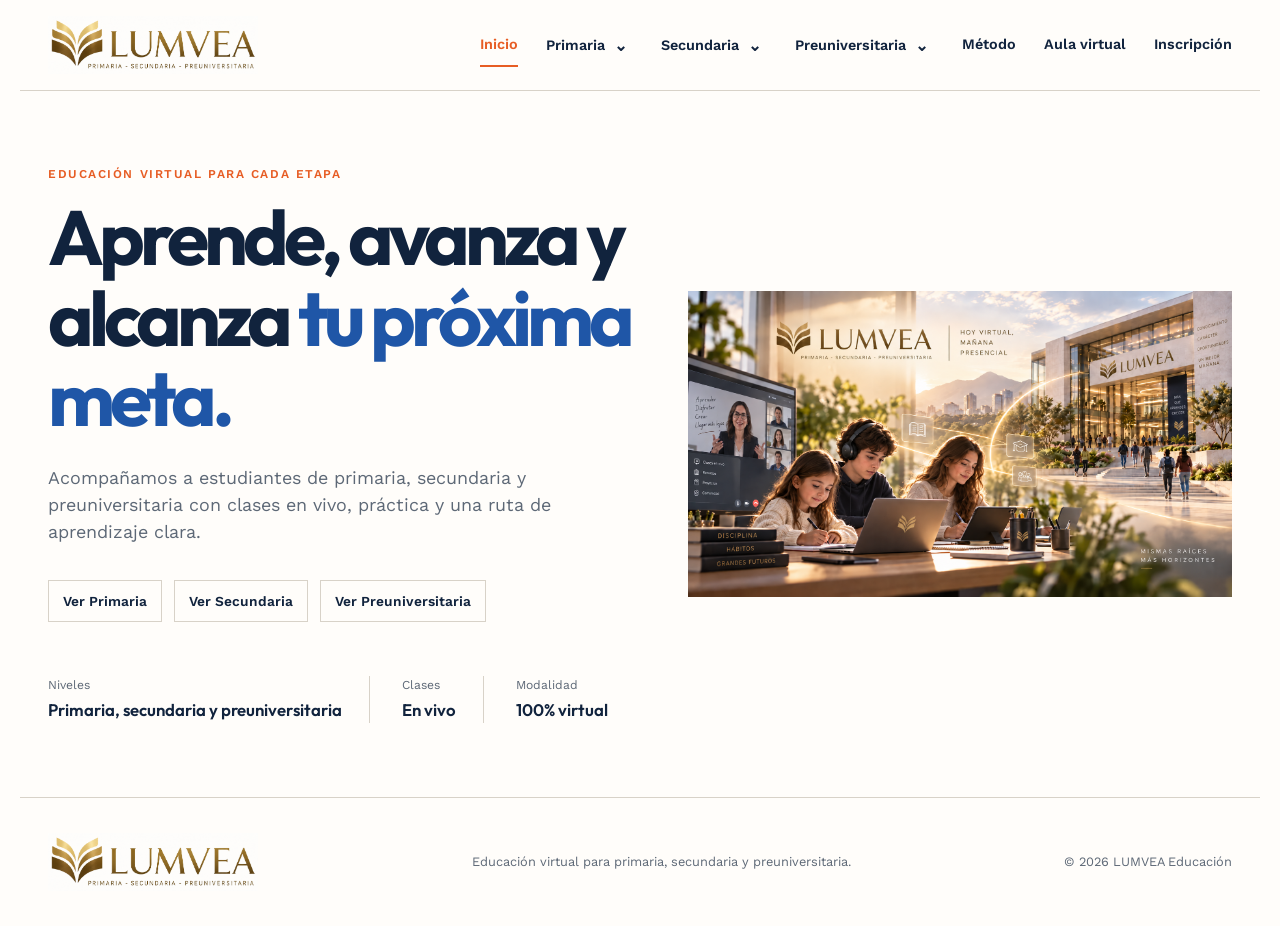
<file: index.html>
<!doctype html>
<html lang="es">
  <head>
    <meta charset="UTF-8" />
    <meta name="viewport" content="width=device-width, initial-scale=1.0" />
    <meta
      name="description"
      content="LUMVEA Educación: preparación preuniversitaria virtual."
    />
    <title>LUMVEA Educación</title>
    <link rel="preconnect" href="https://fonts.googleapis.com" />
    <link rel="preconnect" href="https://fonts.gstatic.com" crossorigin />
    <link
      href="https://fonts.googleapis.com/css2?family=Outfit:wght@400;500;600;700;800&family=Work+Sans:wght@400;500;600&display=swap"
      rel="stylesheet"
    />
    <link rel="stylesheet" href="styles.css" />
  </head>
  <body>
    <a class="skip-link" href="#contenido">Ir al contenido</a>
    <header class="site-header">
      <a class="brand" href="index.html"
        ><span class="brand-mark">L</span
        ><span>LUMVEA Educación</span></a
      ><button
        class="menu-button"
        type="button"
        aria-expanded="false"
        aria-controls="site-nav"
      >
        <span class="sr-only">Abrir menu</span><span>Menu</span>
      </button>
      <nav id="site-nav" class="site-nav" aria-label="Navegacion principal">
        <a href="index.html">Inicio</a><a href="programas.html">Programas</a
        ><a href="horarios.html">Horarios</a
        ><a href="https://lumvea-aula-virtual.vercel.app">Aula virtual</a
        ><a class="nav-cta" href="#inscripción">Solicita información</a>
      </nav>
    </header>
    <main id="contenido">
      <section class="hero">
        <div class="hero-copy">
          <p class="eyebrow">PREPARACION PREUNIVERSITARIA VIRTUAL</p>
          <h1>Tu ingreso empieza con un <span>plan claro.</span></h1>
          <p class="hero-text">
            Clases en vivo, simulacros y acompanamiento para construir el nivel
            que necesitas antes de postular.
          </p>
          <div class="hero-actions">
            <a class="button button-primary" href="#inscripción"
              >Quiero prepararme</a
            ><a class="button button-plain" href="programas.html"
              >Ver programas <span>&rarr;</span></a
            >
          </div>
          <dl class="hero-facts">
            <div>
              <dt>Clases</dt>
              <dd>En vivo</dd>
            </div>
            <div>
              <dt>Grupos</dt>
              <dd>Reducidos</dd>
            </div>
            <div>
              <dt>Modalidad</dt>
              <dd>100% virtual</dd>
            </div>
          </dl>
        </div>
        <div class="hero-art">
          <div class="orbit orbit-one"></div>
          <div class="orbit orbit-two"></div>
          <div class="math-card card-top">
            <span>f(n)</span><strong>2, 3, 5, 8, 13...</strong>
          </div>
          <div class="math-card card-bottom">
            <span>Meta</span><strong>Ingreso 2027</strong>
          </div>
          <div class="fibonacci">
            <span>1</span><span>1</span><span>2</span><span>3</span
            ><span>5</span><span>8</span>
          </div>
          <p class="art-caption">Aprende con ritmo, practica con propósito.</p>
        </div>
      </section>
      <section class="method section">
        <div class="section-heading">
          <p class="eyebrow">NUESTRO METODO</p>
          <h2>Preparación que se adapta a tu objetivo.</h2>
        </div>
        <div class="method-grid">
          <article>
            <span class="step">01</span>
            <h3>Diagnostico inicial</h3>
            <p>Identificamos los cursos que debes reforzar.</p>
          </article>
          <article>
            <span class="step">02</span>
            <h3>Ruta de estudio</h3>
            <p>Organizamos tus clases y metas semanales.</p>
          </article>
          <article>
            <span class="step">03</span>
            <h3>Practica y medición</h3>
            <p>Simulacros para medir avances y corregir errores.</p>
          </article>
        </div>
      </section>
      <section id="inscripción" class="enrollment section">
        <div class="enrollment-copy">
          <p class="eyebrow">INSCRIPCIONES ABIERTAS</p>
          <h2>Da el primer paso hacia tu postulación.</h2>
          <p>
            Completa el formulario y te contactaremos con los programas y
            horarios.
          </p>
        </div>
        <form id="interest-form" class="interest-form" novalidate>
          <div class="form-row">
            <label for="name">Nombre completo</label
            ><input id="name" name="name" required />
          </div>
          <div class="form-row">
            <label for="phone">Celular</label
            ><input id="phone" name="phone" inputmode="tel" required />
          </div>
          <div class="form-row">
            <label for="program">Programa de interes</label
            ><select id="program" name="program" required>
              <option value="">Selecciona una opción</option>
              <option>Por tema</option>
              <option>Combinado</option>
              <option>Integral</option>
            </select>
          </div>
          <button class="button button-primary" type="submit">
            Solicitar información
          </button>
          <p id="form-message" class="form-message" aria-live="polite"></p>
        </form>
      </section>
    </main>
    <footer class="site-footer">
      <a class="brand" href="index.html"
        ><span class="brand-mark">L</span
        ><span>LUMVEA Educación</span></a
      >
      <p>Preparación preuniversitaria virtual.</p>
      <p>&copy; <span id="year"></span> LUMVEA Educación</p>
    </footer>
    <script src="script.js"></script>
  </body>
</html>
</file>
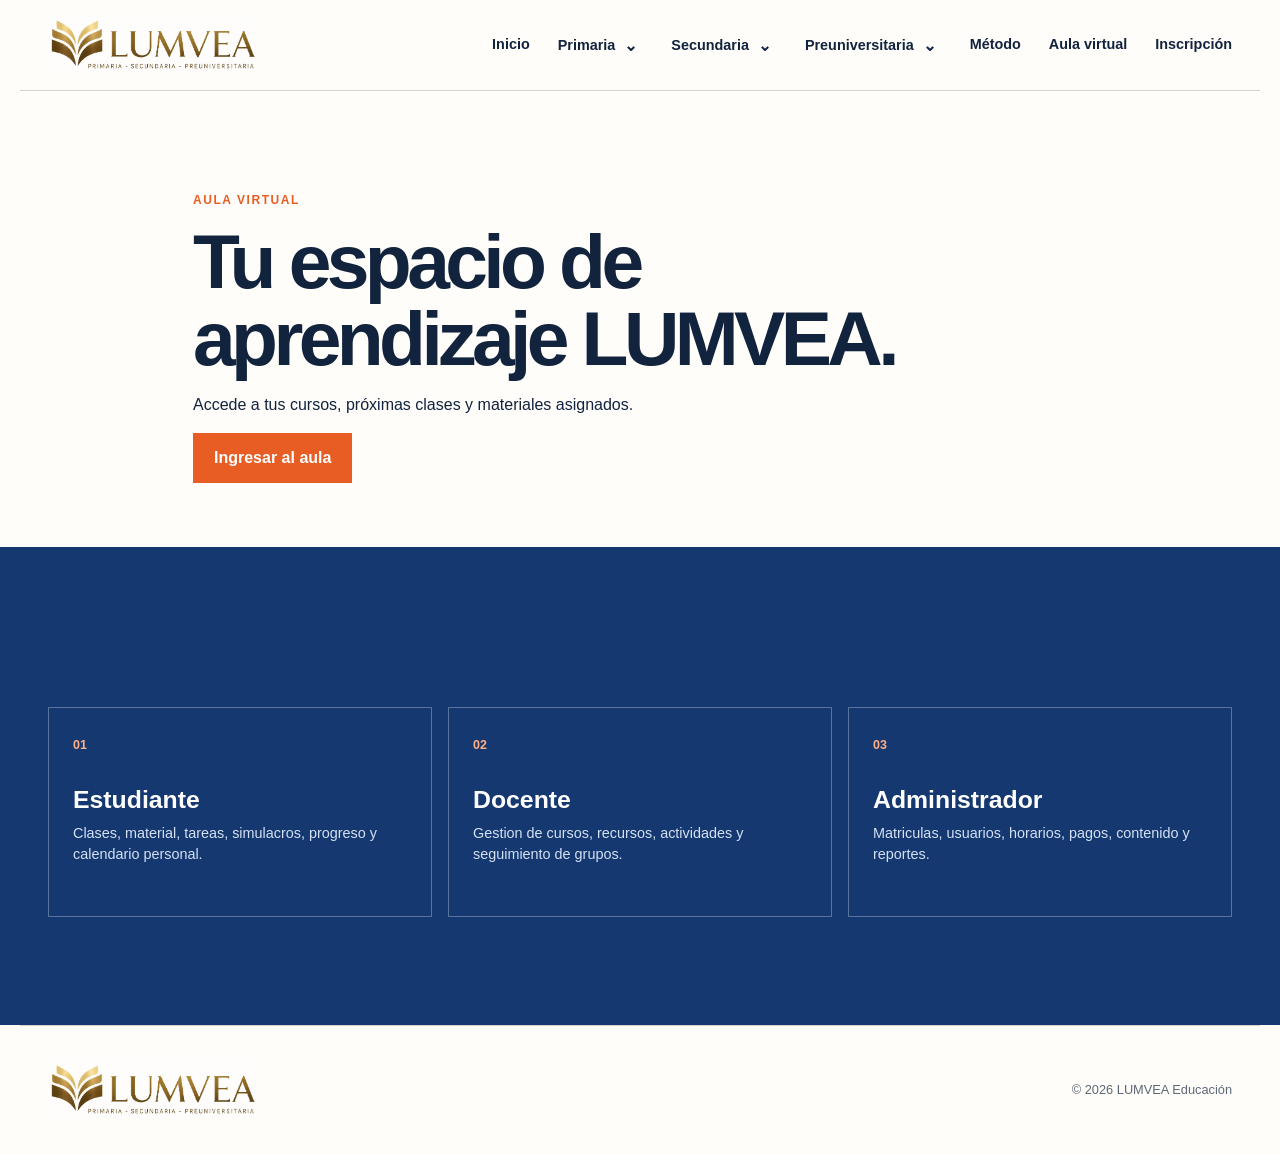
<file: aula-virtual.html>
<!doctype html>
<html lang="es">
  <head>
    <meta charset="UTF-8" />
    <meta name="viewport" content="width=device-width, initial-scale=1.0" />
    <title>Aula virtual | LUMVEA Educación</title>
    <link rel="stylesheet" href="styles.css" />
  </head>
  <body>
    <header class="site-header">
      <a class="brand" href="index.html"
        ><span class="brand-mark">L</span
        ><span>LUMVEA Educación</span></a
      >
      <nav class="site-nav">
        <a href="index.html">Inicio</a><a href="programas.html">Programas</a
        ><a href="horarios.html">Horarios</a
        ><a href="https://lumvea-aula-virtual.vercel.app">Aula virtual</a>
      </nav>
    </header>
    <main>
      <section class="page-intro section">
        <p class="eyebrow">AULA VIRTUAL</p>
        <h1>Tu espacio de aprendizaje LUMVEA.</h1>
        <p>
          Accede a tus cursos, próximas clases y materiales asignados.
        </p>
        <a class="button button-primary" href="https://lumvea-aula-virtual.vercel.app">Ingresar al aula</a>
      </section>
      <section class="roles section">
        <div class="role-grid">
          <article>
            <span class="role-number">01</span>
            <h3>Estudiante</h3>
            <p>
              Clases, material, tareas, simulacros, progreso y calendario
              personal.
            </p>
          </article>
          <article>
            <span class="role-number">02</span>
            <h3>Docente</h3>
            <p>
              Gestion de cursos, recursos, actividades y seguimiento de grupos.
            </p>
          </article>
          <article>
            <span class="role-number">03</span>
            <h3>Administrador</h3>
            <p>Matriculas, usuarios, horarios, pagos, contenido y reportes.</p>
          </article>
        </div>
      </section>
    </main>
    <footer class="site-footer">
      <a class="brand" href="index.html"
        ><span class="brand-mark">L</span
        ><span>LUMVEA Educación</span></a
      >
      <p>&copy; <span id="year"></span> LUMVEA Educación</p>
    </footer>
    <script src="script.js"></script>
  </body>
</html>
</file>
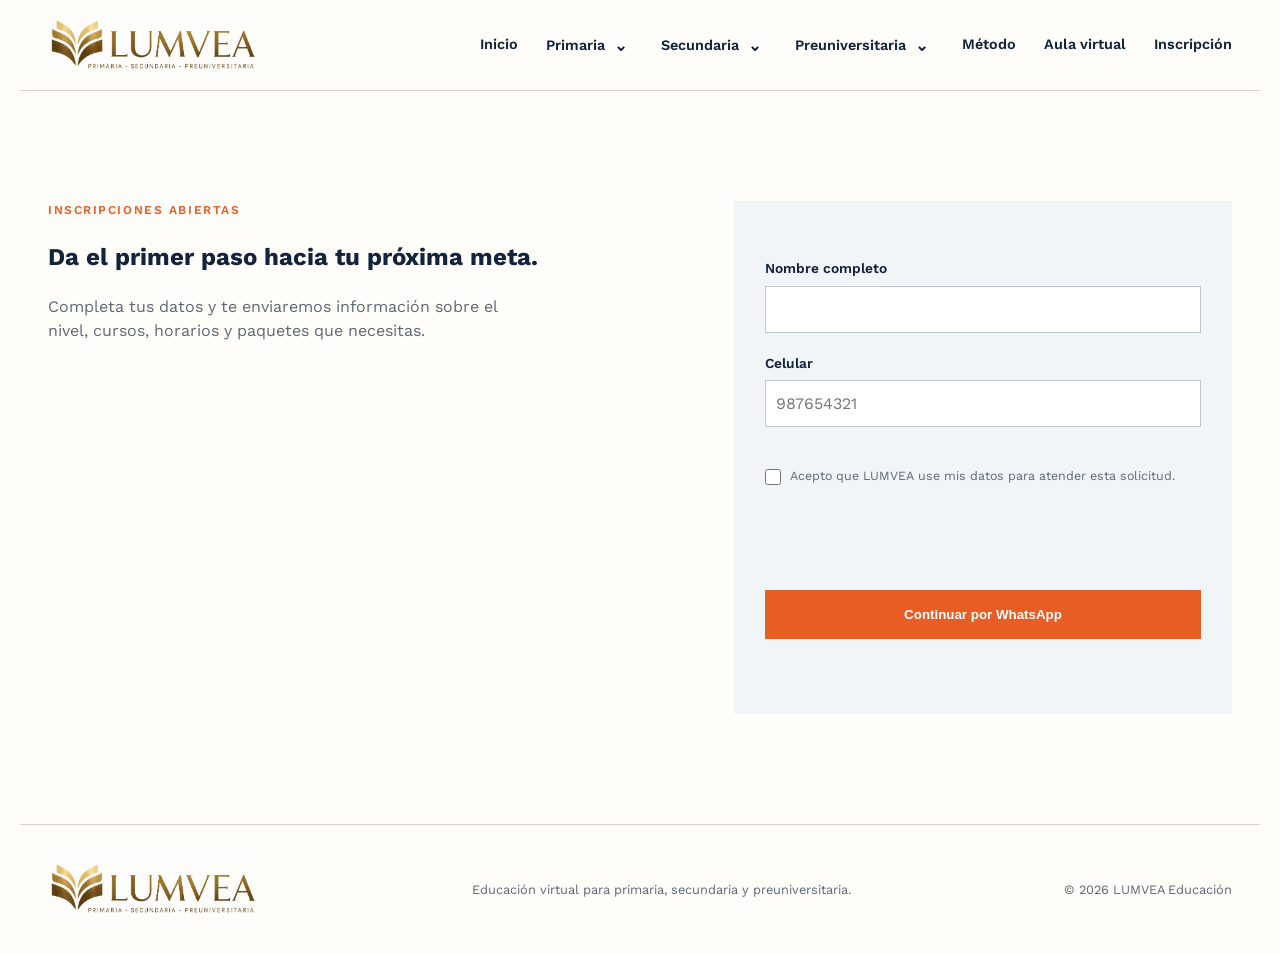
<file: inscripcion.html>
<!doctype html>
<html lang="es">
<head>
  <meta charset="UTF-8" />
  <meta name="viewport" content="width=device-width, initial-scale=1.0" />
  <meta name="description" content="Formulario de inscripción de LUMVEA." />
  <title>Inscripción | LUMVEA</title>
  <link rel="preconnect" href="https://fonts.googleapis.com" />
  <link rel="preconnect" href="https://fonts.gstatic.com" crossorigin />
  <link href="https://fonts.googleapis.com/css2?family=Outfit:wght@400;500;600;700;800&family=Work+Sans:wght@400;500;600&display=swap" rel="stylesheet" />
  <link rel="stylesheet" href="styles.css" />
</head>
<body>
  <header class="site-header">
    <a class="brand" href="index.html"><span class="brand-mark">L</span><span>LUMVEA</span></a>
    <button class="menu-button" type="button" aria-expanded="false" aria-controls="site-nav"><span class="sr-only">Abrir menú</span><span aria-hidden="true">Menú</span></button>
    <nav id="site-nav" class="site-nav" aria-label="Navegación principal"></nav>
  </header>
  <main>
    <section id="inscripción" class="enrollment section">
      <div class="enrollment-copy">
        <p class="eyebrow">INSCRIPCIONES ABIERTAS</p>
        <h1>Da el primer paso hacia tu próxima meta.</h1>
        <p>Completa tus datos y te enviaremos información sobre el nivel, cursos, horarios y paquetes que necesitas.</p>
      </div>
      <form id="interest-form" class="interest-form" novalidate>
        <div class="form-row"><label for="name">Nombre completo</label><input id="name" name="name" type="text" required /></div>
        <div class="form-row"><label for="phone">Celular</label><input id="phone" name="phone" type="tel" required /></div>
        <div class="form-row"><label for="program">Programa de interés</label><select id="program" name="program"><option value="">Selecciona una opción</option></select></div>
        <button class="button button-primary" type="submit">Continuar por WhatsApp</button>
        <p id="form-message" class="form-message" aria-live="polite"></p>
      </form>
    </section>
  </main>
  <footer class="site-footer"><a class="brand" href="index.html"><span class="brand-mark">L</span><span>LUMVEA</span></a><p>Educación virtual para primaria, secundaria y preuniversitaria.</p><p>&copy; <span id="year"></span> LUMVEA Educación</p></footer>
  <script src="script.js"></script>
</body>
</html>
</file>
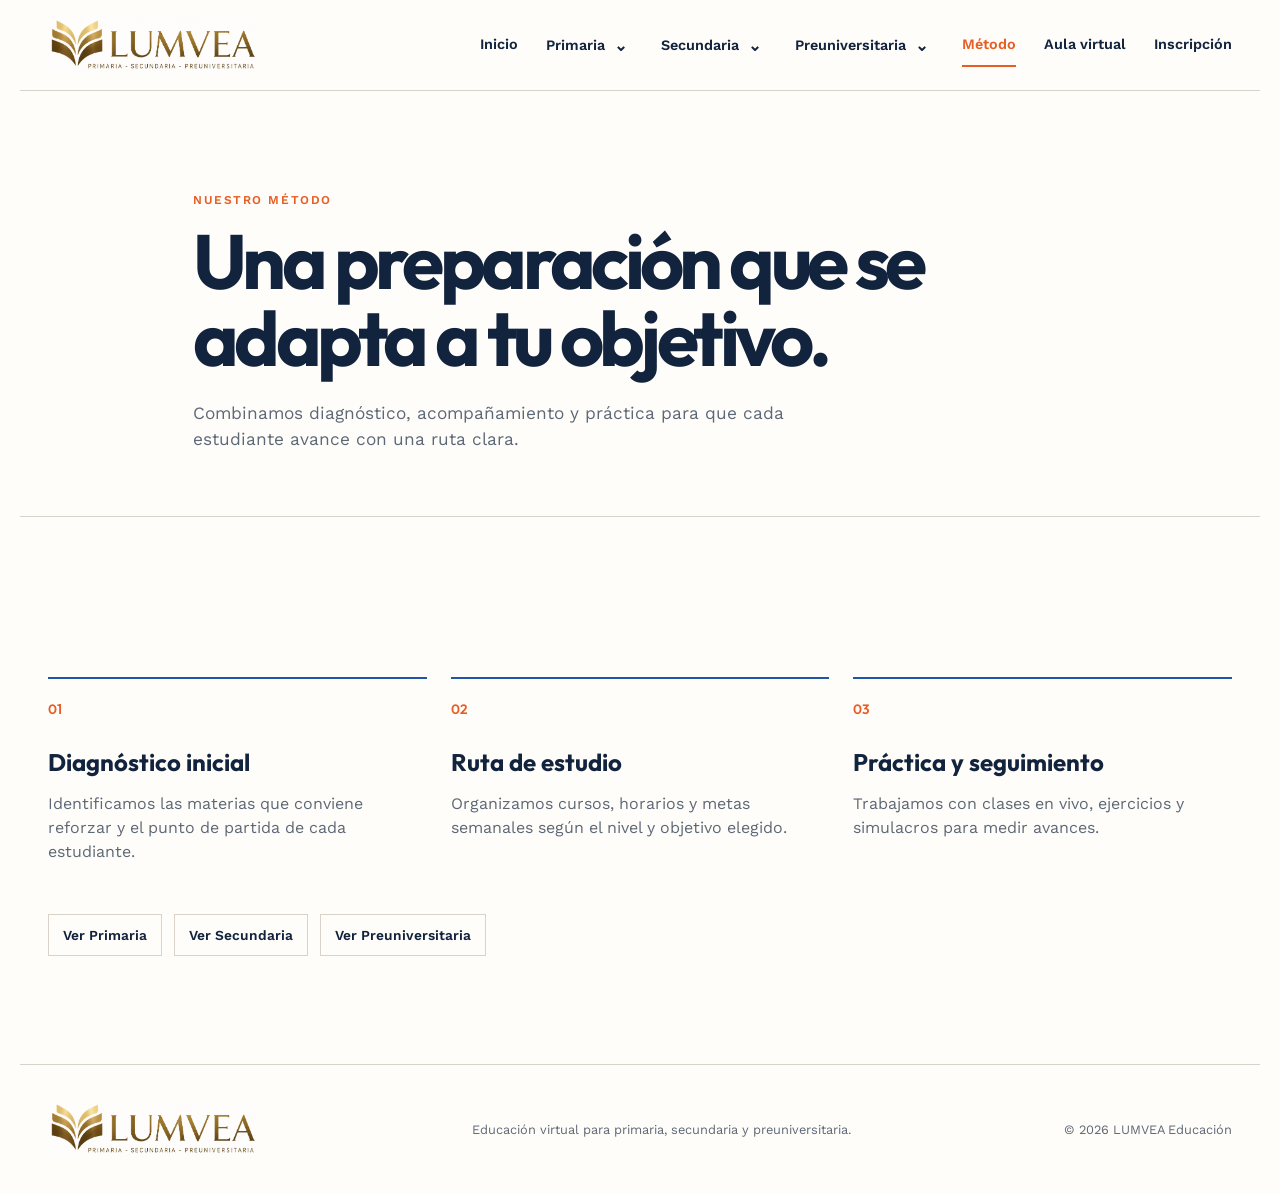
<file: metodo.html>
<!doctype html>
<html lang="es">
<head>
  <meta charset="UTF-8" />
  <meta name="viewport" content="width=device-width, initial-scale=1.0" />
  <meta name="description" content="Método de aprendizaje de LUMVEA." />
  <title>Método | LUMVEA</title>
  <link rel="preconnect" href="https://fonts.googleapis.com" />
  <link rel="preconnect" href="https://fonts.gstatic.com" crossorigin />
  <link href="https://fonts.googleapis.com/css2?family=Outfit:wght@400;500;600;700;800&family=Work+Sans:wght@400;500;600&display=swap" rel="stylesheet" />
  <link rel="stylesheet" href="styles.css" />
</head>
<body>
  <header class="site-header">
    <a class="brand" href="index.html"><span class="brand-mark">L</span><span>LUMVEA</span></a>
    <button class="menu-button" type="button" aria-expanded="false" aria-controls="site-nav"><span class="sr-only">Abrir menú</span><span aria-hidden="true">Menú</span></button>
    <nav id="site-nav" class="site-nav" aria-label="Navegación principal"></nav>
  </header>
  <main>
    <section class="page-intro section">
      <p class="eyebrow">NUESTRO MÉTODO</p>
      <h1>Una preparación que se adapta a tu objetivo.</h1>
      <p>Combinamos diagnóstico, acompañamiento y práctica para que cada estudiante avance con una ruta clara.</p>
    </section>
    <section class="method section">
      <div class="method-grid">
        <article><span class="step">01</span><h3>Diagnóstico inicial</h3><p>Identificamos las materias que conviene reforzar y el punto de partida de cada estudiante.</p></article>
        <article><span class="step">02</span><h3>Ruta de estudio</h3><p>Organizamos cursos, horarios y metas semanales según el nivel y objetivo elegido.</p></article>
        <article><span class="step">03</span><h3>Práctica y seguimiento</h3><p>Trabajamos con clases en vivo, ejercicios y simulacros para medir avances.</p></article>
      </div>
      <div class="overview-links"><a href="nivel.html?nivel=primaria&vista=inicio">Ver Primaria</a><a href="nivel.html?nivel=secundaria&vista=inicio">Ver Secundaria</a><a href="nivel.html?nivel=preuniversitaria&vista=inicio">Ver Preuniversitaria</a></div>
    </section>
  </main>
  <footer class="site-footer"><a class="brand" href="index.html"><span class="brand-mark">L</span><span>LUMVEA</span></a><p>Educación virtual para primaria, secundaria y preuniversitaria.</p><p>&copy; <span id="year"></span> LUMVEA Educación</p></footer>
  <script src="script.js"></script>
</body>
</html>
</file>
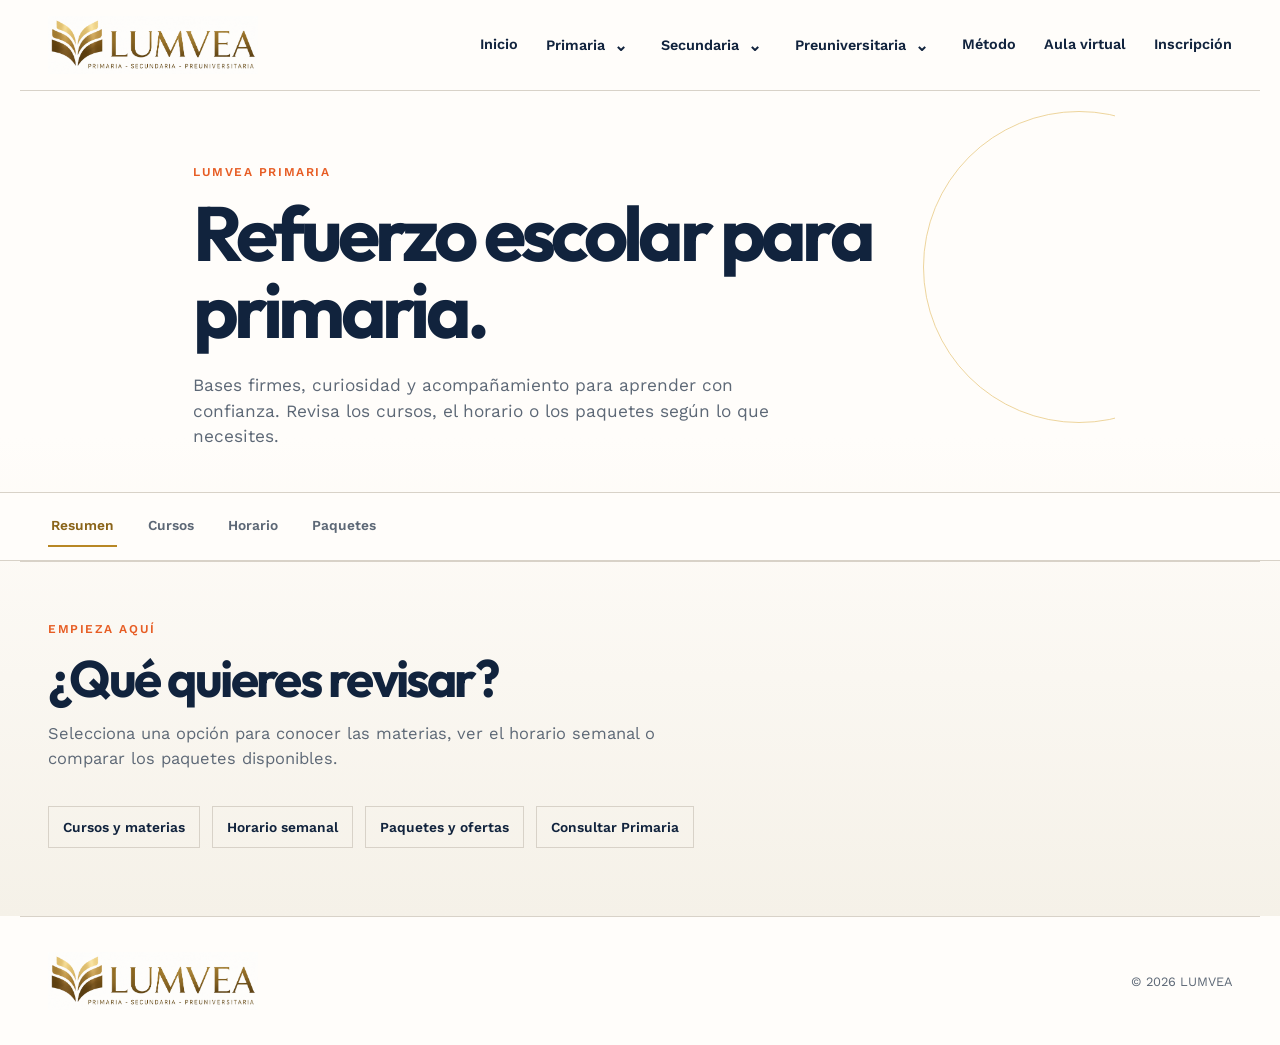
<file: nivel.html>
<!doctype html><html lang="es"><head><meta charset="UTF-8" /><meta name="viewport" content="width=device-width, initial-scale=1.0" /><title>LUMVEA | Nivel educativo</title><link rel="preconnect" href="https://fonts.googleapis.com" /><link rel="preconnect" href="https://fonts.gstatic.com" crossorigin /><link href="https://fonts.googleapis.com/css2?family=Outfit:wght@400;500;600;700;800&family=Work+Sans:wght@400;500;600&display=swap" rel="stylesheet" /><link rel="stylesheet" href="styles.css" /></head><body><header class="site-header"><a class="brand" href="index.html"><span class="brand-mark">L</span><span>LUMVEA</span></a><button class="menu-button" type="button" aria-expanded="false" aria-controls="site-nav"><span class="sr-only">Abrir menú</span><span aria-hidden="true">Menú</span></button><nav id="site-nav" class="site-nav" aria-label="Navegación principal"></nav></header><main id="level-interface"></main><footer class="site-footer"><a class="brand" href="index.html"><span class="brand-mark">L</span><span>LUMVEA</span></a><p>&copy; <span id="year"></span> LUMVEA</p></footer><script src="pricing.js"></script><script src="script.js"></script></body></html>
</file>
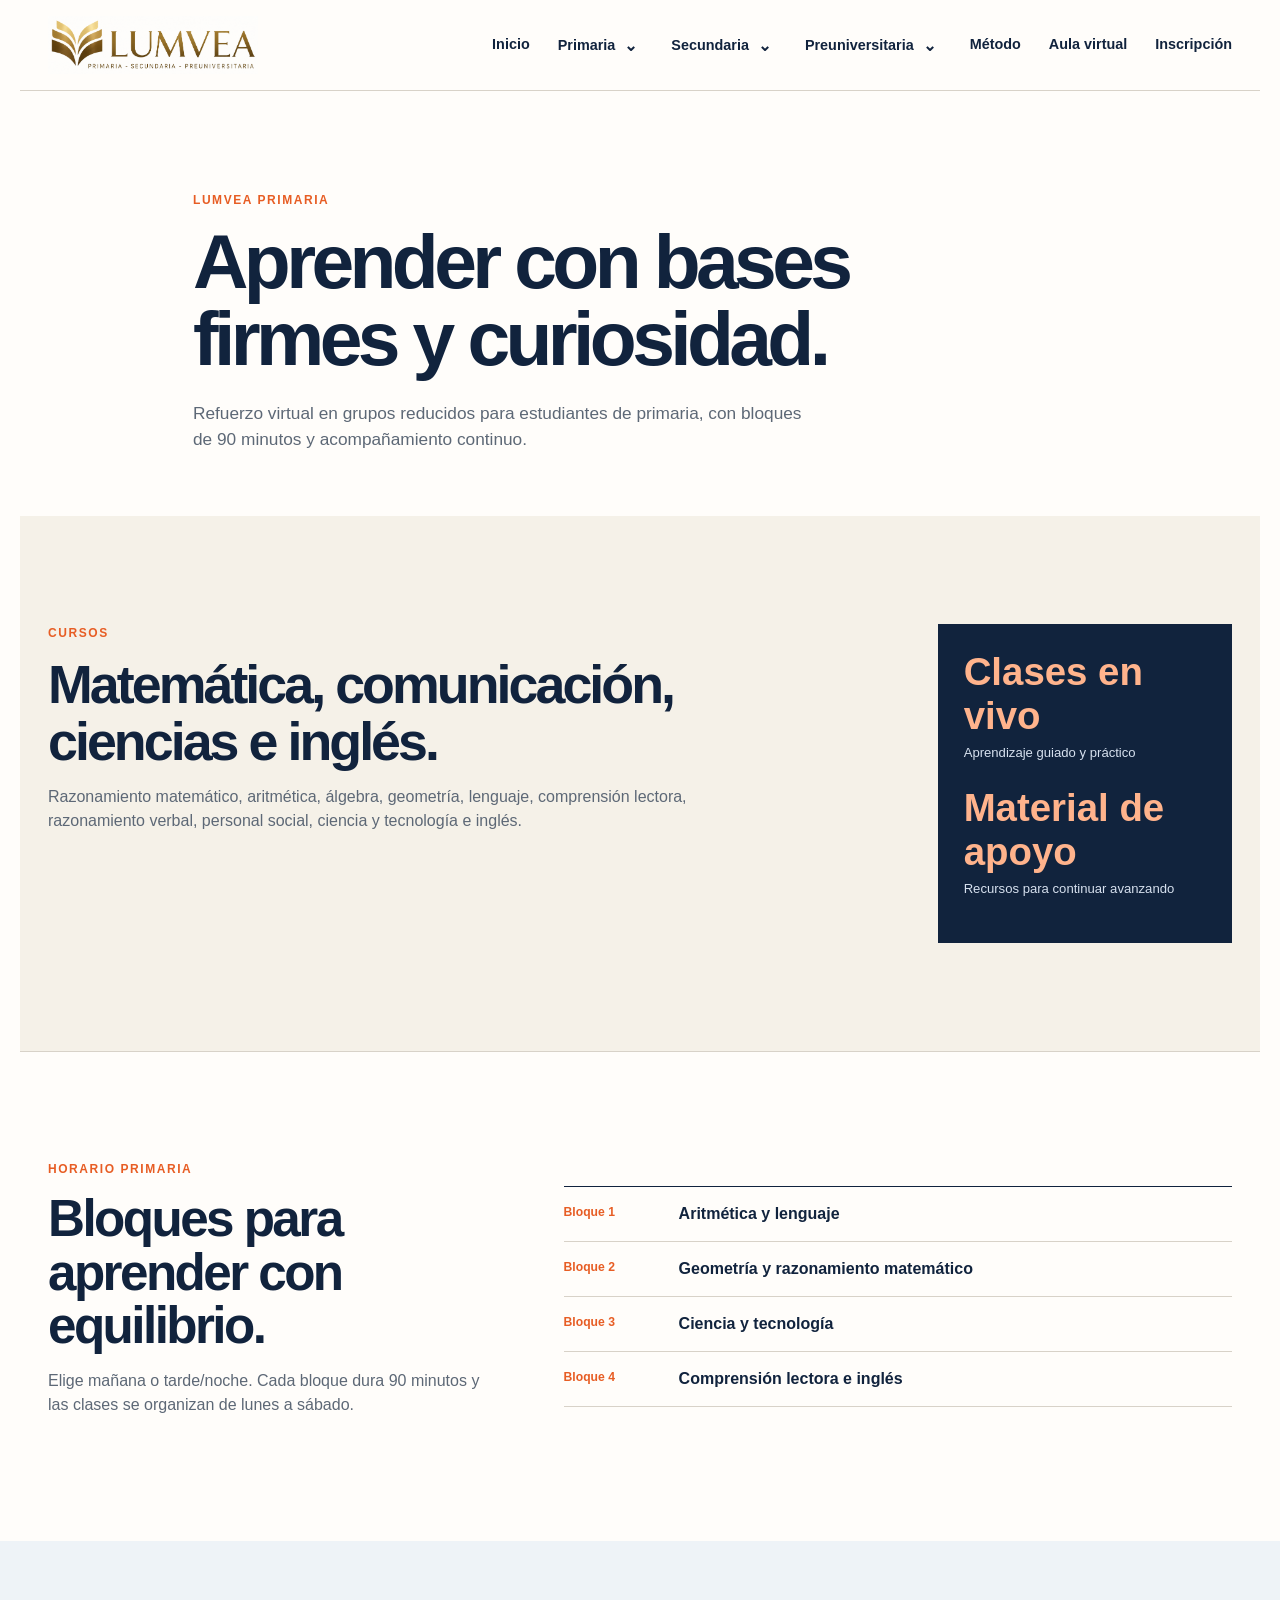
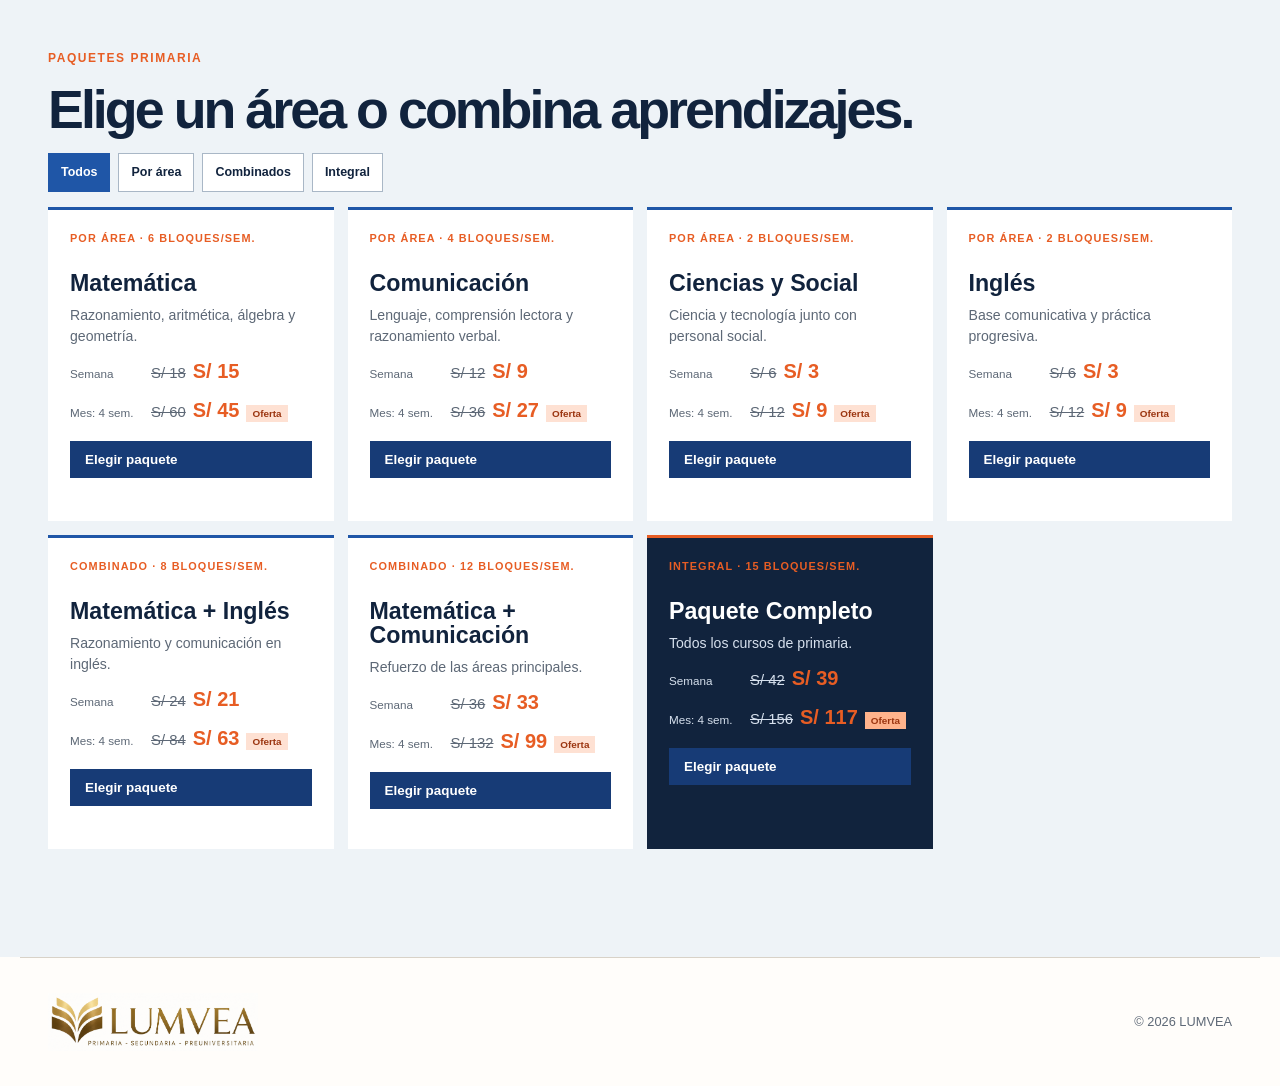
<file: primaria.html>
<!doctype html><html lang="es"><head><meta charset="UTF-8" /><meta name="viewport" content="width=device-width, initial-scale=1.0" /><title>Primaria | LUMVEA</title><link rel="stylesheet" href="styles.css" /></head><body><header class="site-header"><a class="brand" href="index.html"><span class="brand-mark">L</span><span>LUMVEA</span></a><nav class="site-nav"></nav></header><main><section class="page-intro section"><p class="eyebrow">LUMVEA PRIMARIA</p><h1>Aprender con bases firmes y curiosidad.</h1><p>Refuerzo virtual en grupos reducidos para estudiantes de primaria, con bloques de 90 minutos y acompañamiento continuo.</p></section><section class="level-overview section"><div><p class="eyebrow">CURSOS</p><h2>Matemática, comunicación, ciencias e inglés.</h2><p>Razonamiento matemático, aritmética, álgebra, geometría, lenguaje, comprensión lectora, razonamiento verbal, personal social, ciencia y tecnología e inglés.</p></div><aside><strong>Clases en vivo</strong><span>Aprendizaje guiado y práctico</span><strong>Material de apoyo</strong><span>Recursos para continuar avanzando</span></aside></section><section class="packages section"><p class="eyebrow">PAQUETES PRIMARIA</p><h2>Elige un área o combina aprendizajes.</h2><div class="package-controls"><button class="package-filter is-selected" data-filter="all" aria-pressed="true">Todos</button><button class="package-filter" data-filter="theme" aria-pressed="false">Por área</button><button class="package-filter" data-filter="combo" aria-pressed="false">Combinados</button><button class="package-filter" data-filter="integral" aria-pressed="false">Integral</button></div><div class="package-grid"><article class="package-card" data-type="theme"><p class="package-label">POR ÁREA · 6 BLOQUES/SEM.</p><h3>Matemática</h3><p>Razonamiento, aritmética, álgebra y geometría.</p><p class="price-row"><span>Semana</span><del>S/ 18</del><strong>S/ 15</strong></p><p class="price-row"><span>Mes: 4 sem.</span><del>S/ 60</del><strong>S/ 45</strong><em>Oferta</em></p></article><article class="package-card" data-type="theme"><p class="package-label">POR ÁREA · 4 BLOQUES/SEM.</p><h3>Comunicación</h3><p>Lenguaje, comprensión lectora y razonamiento verbal.</p><p class="price-row"><span>Semana</span><del>S/ 12</del><strong>S/ 9</strong></p><p class="price-row"><span>Mes: 4 sem.</span><del>S/ 36</del><strong>S/ 27</strong><em>Oferta</em></p></article><article class="package-card" data-type="theme"><p class="package-label">POR ÁREA · 2 BLOQUES/SEM.</p><h3>Ciencias y Social</h3><p>Ciencia y tecnología junto con personal social.</p><p class="price-row"><span>Semana</span><del>S/ 6</del><strong>S/ 3</strong></p><p class="price-row"><span>Mes: 4 sem.</span><del>S/ 12</del><strong>S/ 9</strong><em>Oferta</em></p></article><article class="package-card" data-type="theme"><p class="package-label">POR ÁREA · 2 BLOQUES/SEM.</p><h3>Inglés</h3><p>Base comunicativa y práctica progresiva.</p><p class="price-row"><span>Semana</span><del>S/ 6</del><strong>S/ 3</strong></p><p class="price-row"><span>Mes: 4 sem.</span><del>S/ 12</del><strong>S/ 9</strong><em>Oferta</em></p></article><article class="package-card" data-type="combo"><p class="package-label">COMBINADO · 8 BLOQUES/SEM.</p><h3>Matemática + Inglés</h3><p>Razonamiento y comunicación en inglés.</p><p class="price-row"><span>Semana</span><del>S/ 24</del><strong>S/ 21</strong></p><p class="price-row"><span>Mes: 4 sem.</span><del>S/ 84</del><strong>S/ 63</strong><em>Oferta</em></p></article><article class="package-card" data-type="combo"><p class="package-label">COMBINADO · 12 BLOQUES/SEM.</p><h3>Matemática + Comunicación</h3><p>Refuerzo de las áreas principales.</p><p class="price-row"><span>Semana</span><del>S/ 36</del><strong>S/ 33</strong></p><p class="price-row"><span>Mes: 4 sem.</span><del>S/ 132</del><strong>S/ 99</strong><em>Oferta</em></p></article><article class="package-card package-card-complete" data-type="integral"><p class="package-label">INTEGRAL · 15 BLOQUES/SEM.</p><h3>Paquete Completo</h3><p>Todos los cursos de primaria.</p><p class="price-row"><span>Semana</span><del>S/ 42</del><strong>S/ 39</strong></p><p class="price-row"><span>Mes: 4 sem.</span><del>S/ 156</del><strong>S/ 117</strong><em>Oferta</em></p></article></div></section></main><footer class="site-footer"><a class="brand" href="index.html"><span class="brand-mark">L</span><span>LUMVEA</span></a><p>&copy; <span id="year"></span> LUMVEA</p></footer><script src="script.js"></script></body></html>
</file>
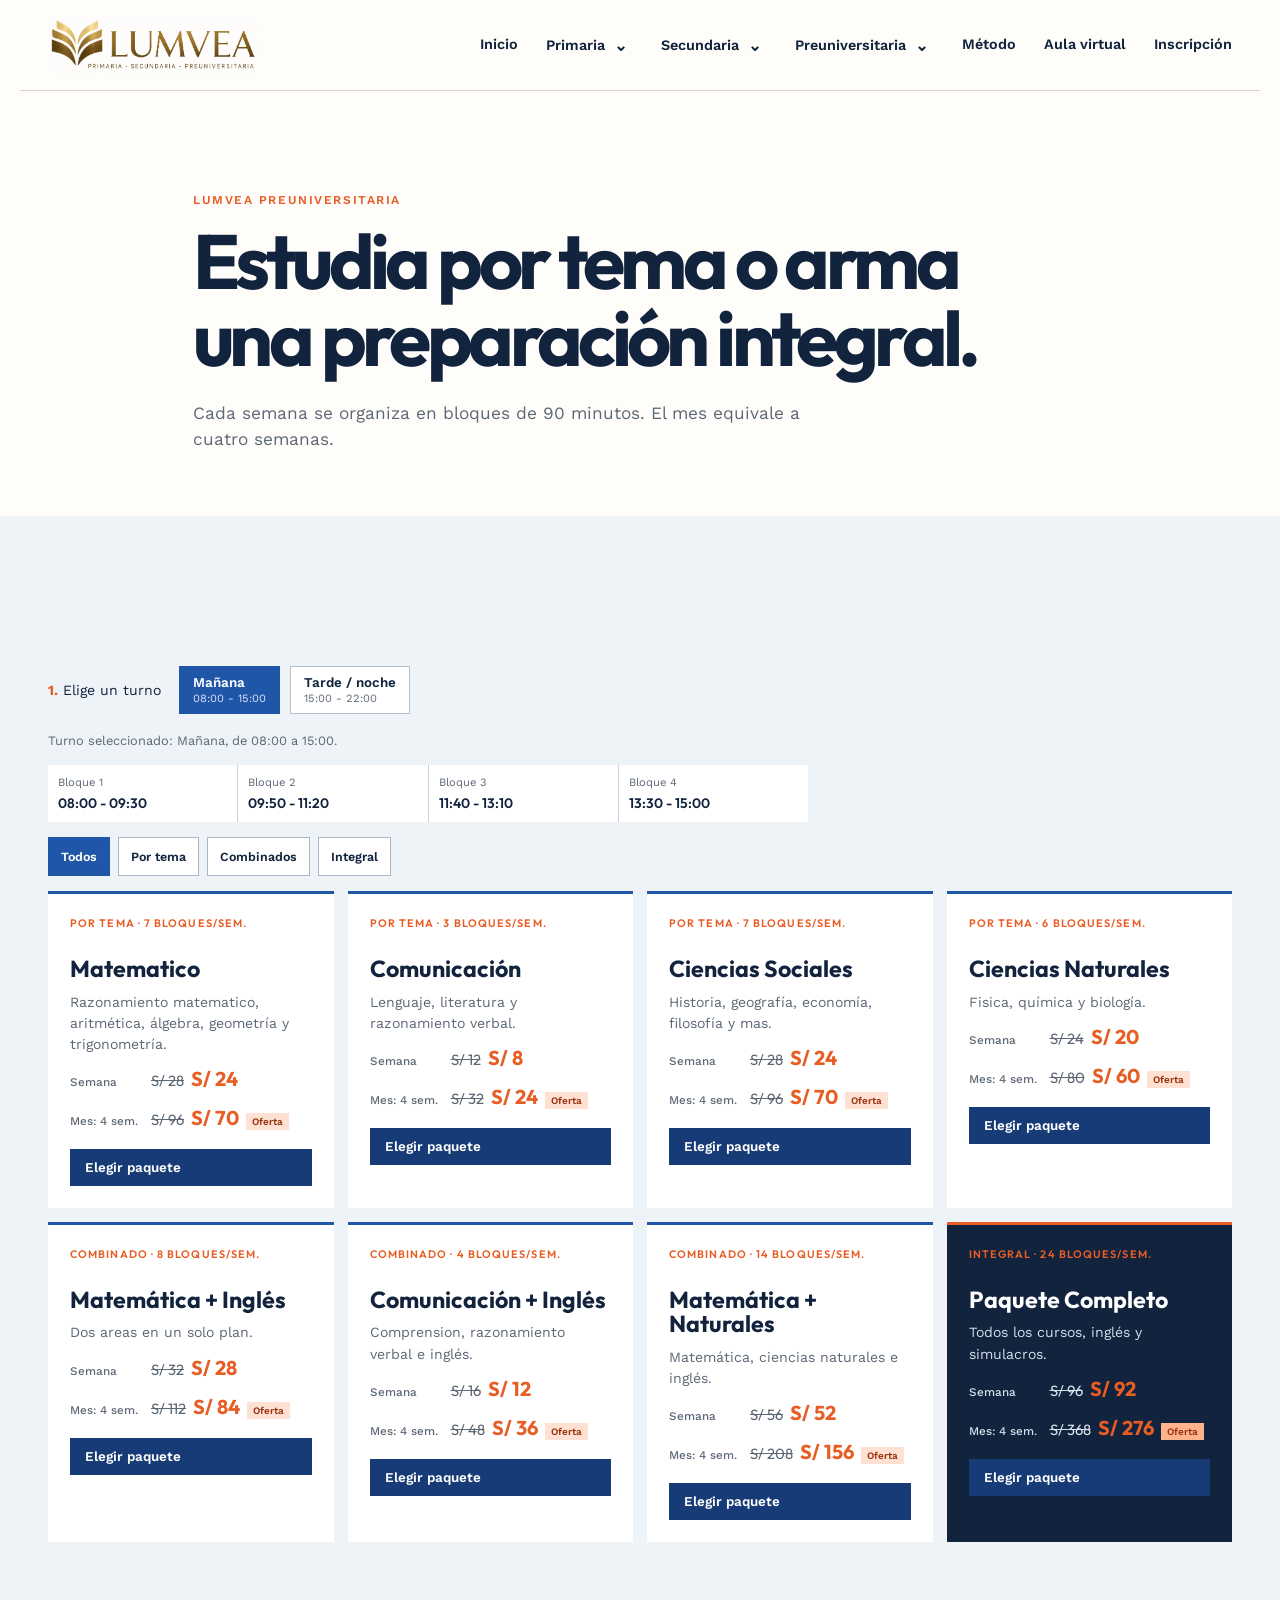
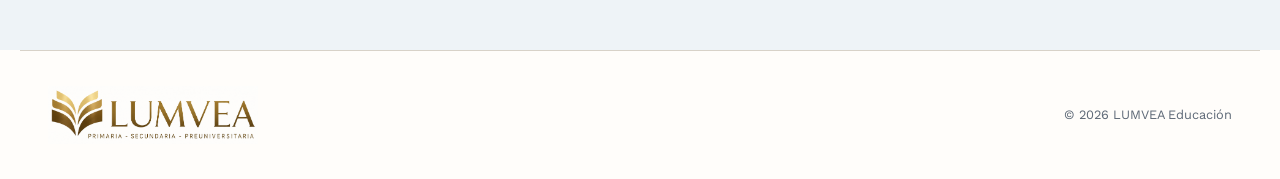
<file: programas.html>
<!doctype html>
<html lang="es">
  <head>
    <meta charset="UTF-8" />
    <meta name="viewport" content="width=device-width, initial-scale=1.0" />
    <title>Programas | LUMVEA Educación</title>
    <link rel="preconnect" href="https://fonts.googleapis.com" />
    <link rel="preconnect" href="https://fonts.gstatic.com" crossorigin />
    <link
      href="https://fonts.googleapis.com/css2?family=Outfit:wght@400;500;600;700;800&family=Work+Sans:wght@400;500;600&display=swap"
      rel="stylesheet"
    />
    <link rel="stylesheet" href="styles.css" />
  </head>
  <body>
    <header class="site-header">
      <a class="brand" href="index.html"
        ><span class="brand-mark">L</span
        ><span>LUMVEA Educación</span></a
      >
      <nav class="site-nav">
        <a href="index.html">Inicio</a><a href="programas.html">Programas</a
        ><a href="horarios.html">Horarios</a
        ><a href="https://lumvea-aula-virtual.vercel.app">Aula virtual</a
        ><a class="nav-cta" href="index.html#inscripción"
          >Solicita información</a
        >
      </nav>
    </header>
    <main>
      <section class="page-intro section">
        <p class="eyebrow">PROGRAMAS Y PAQUETES</p>
        <h1>Estudia por tema o arma una preparación integral.</h1>
        <p>
          Cada semana se organiza en bloques de 90 minutos. El mes equivale a
          cuatro semanas.
        </p>
      </section>
      <section class="packages section">
        <div class="turn-choice">
          <p><strong>1.</strong> Elige un turno</p>
          <button
            class="turn-button is-selected"
            type="button"
            data-turn="Mañana, de 08:00 a 15:00"
            aria-pressed="true"
          >
            Mañana <small>08:00 - 15:00</small></button
          ><button
            class="turn-button"
            type="button"
            data-turn="Tarde y noche, de 15:00 a 22:00"
            aria-pressed="false"
          >
            Tarde / noche <small>15:00 - 22:00</small>
          </button>
        </div>
        <p id="turn-summary" class="turn-summary">
          Turno seleccionado: Mañana, de 08:00 a 15:00.
        </p>
        <div class="block-times">
          <span>Bloque 1<strong>08:00 - 09:30</strong></span
          ><span>Bloque 2<strong>09:50 - 11:20</strong></span
          ><span>Bloque 3<strong>11:40 - 13:10</strong></span
          ><span>Bloque 4<strong>13:30 - 15:00</strong></span>
        </div>
        <div class="package-controls">
          <button
            class="package-filter is-selected"
            data-filter="all"
            aria-pressed="true"
          >
            Todos</button
          ><button
            class="package-filter"
            data-filter="theme"
            aria-pressed="false"
          >
            Por tema</button
          ><button
            class="package-filter"
            data-filter="combo"
            aria-pressed="false"
          >
            Combinados</button
          ><button
            class="package-filter"
            data-filter="integral"
            aria-pressed="false"
          >
            Integral
          </button>
        </div>
        <div class="package-grid">
          <article class="package-card" data-type="theme">
            <p class="package-label">POR TEMA · 7 BLOQUES/SEM.</p>
            <h3>Matematico</h3>
            <p>
              Razonamiento matematico, aritmética, álgebra, geometría y
              trigonometría.
            </p>
            <p class="price-row">
              <span>Semana</span><del>S/ 28</del><strong>S/ 24</strong>
            </p>
            <p class="price-row">
              <span>Mes: 4 sem.</span><del>S/ 96</del><strong>S/ 70</strong
              ><em>Oferta</em>
            </p>
          </article>
          <article class="package-card" data-type="theme">
            <p class="package-label">POR TEMA · 3 BLOQUES/SEM.</p>
            <h3>Comunicación</h3>
            <p>Lenguaje, literatura y razonamiento verbal.</p>
            <p class="price-row">
              <span>Semana</span><del>S/ 12</del><strong>S/ 8</strong>
            </p>
            <p class="price-row">
              <span>Mes: 4 sem.</span><del>S/ 32</del><strong>S/ 24</strong
              ><em>Oferta</em>
            </p>
          </article>
          <article class="package-card" data-type="theme">
            <p class="package-label">POR TEMA · 7 BLOQUES/SEM.</p>
            <h3>Ciencias Sociales</h3>
            <p>Historia, geografía, economía, filosofía y mas.</p>
            <p class="price-row">
              <span>Semana</span><del>S/ 28</del><strong>S/ 24</strong>
            </p>
            <p class="price-row">
              <span>Mes: 4 sem.</span><del>S/ 96</del><strong>S/ 70</strong
              ><em>Oferta</em>
            </p>
          </article>
          <article class="package-card" data-type="theme">
            <p class="package-label">POR TEMA · 6 BLOQUES/SEM.</p>
            <h3>Ciencias Naturales</h3>
            <p>Fisica, química y biología.</p>
            <p class="price-row">
              <span>Semana</span><del>S/ 24</del><strong>S/ 20</strong>
            </p>
            <p class="price-row">
              <span>Mes: 4 sem.</span><del>S/ 80</del><strong>S/ 60</strong
              ><em>Oferta</em>
            </p>
          </article>
          <article class="package-card" data-type="combo">
            <p class="package-label">COMBINADO · 8 BLOQUES/SEM.</p>
            <h3>Matemática + Inglés</h3>
            <p>Dos areas en un solo plan.</p>
            <p class="price-row">
              <span>Semana</span><del>S/ 32</del><strong>S/ 28</strong>
            </p>
            <p class="price-row">
              <span>Mes: 4 sem.</span><del>S/ 112</del><strong>S/ 84</strong
              ><em>Oferta</em>
            </p>
          </article>
          <article class="package-card" data-type="combo">
            <p class="package-label">COMBINADO · 4 BLOQUES/SEM.</p>
            <h3>Comunicación + Inglés</h3>
            <p>Comprension, razonamiento verbal e inglés.</p>
            <p class="price-row">
              <span>Semana</span><del>S/ 16</del><strong>S/ 12</strong>
            </p>
            <p class="price-row">
              <span>Mes: 4 sem.</span><del>S/ 48</del><strong>S/ 36</strong
              ><em>Oferta</em>
            </p>
          </article>
          <article class="package-card" data-type="combo">
            <p class="package-label">COMBINADO · 14 BLOQUES/SEM.</p>
            <h3>Matemática + Naturales</h3>
            <p>Matemática, ciencias naturales e inglés.</p>
            <p class="price-row">
              <span>Semana</span><del>S/ 56</del><strong>S/ 52</strong>
            </p>
            <p class="price-row">
              <span>Mes: 4 sem.</span><del>S/ 208</del><strong>S/ 156</strong
              ><em>Oferta</em>
            </p>
          </article>
          <article
            class="package-card package-card-complete"
            data-type="integral"
          >
            <p class="package-label">INTEGRAL · 24 BLOQUES/SEM.</p>
            <h3>Paquete Completo</h3>
            <p>Todos los cursos, inglés y simulacros.</p>
            <p class="price-row">
              <span>Semana</span><del>S/ 96</del><strong>S/ 92</strong>
            </p>
            <p class="price-row">
              <span>Mes: 4 sem.</span><del>S/ 368</del><strong>S/ 276</strong
              ><em>Oferta</em>
            </p>
          </article>
        </div>
      </section>
    </main>
    <footer class="site-footer">
      <a class="brand" href="index.html"
        ><span class="brand-mark">L</span
        ><span>LUMVEA Educación</span></a
      >
      <p>&copy; <span id="year"></span> LUMVEA Educación</p>
    </footer>
    <script src="script.js"></script>
  </body>
</html>
</file>
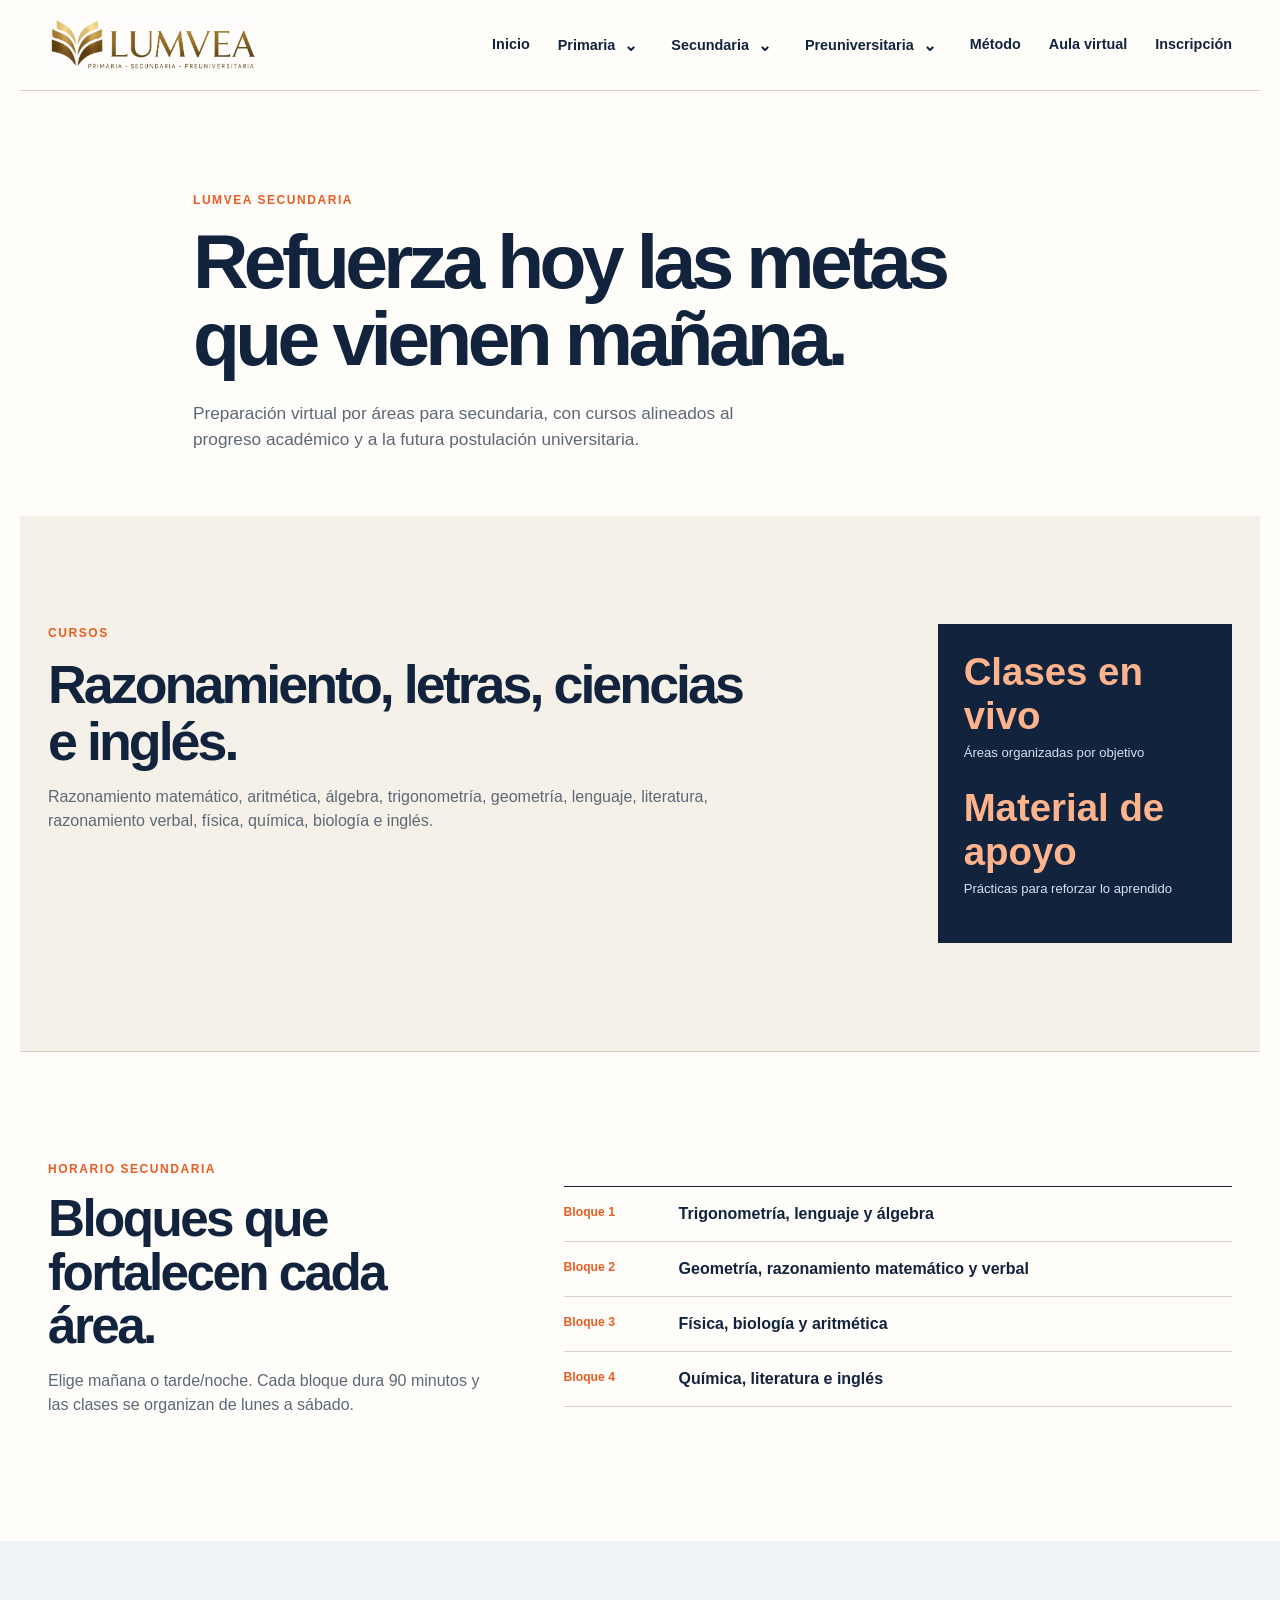
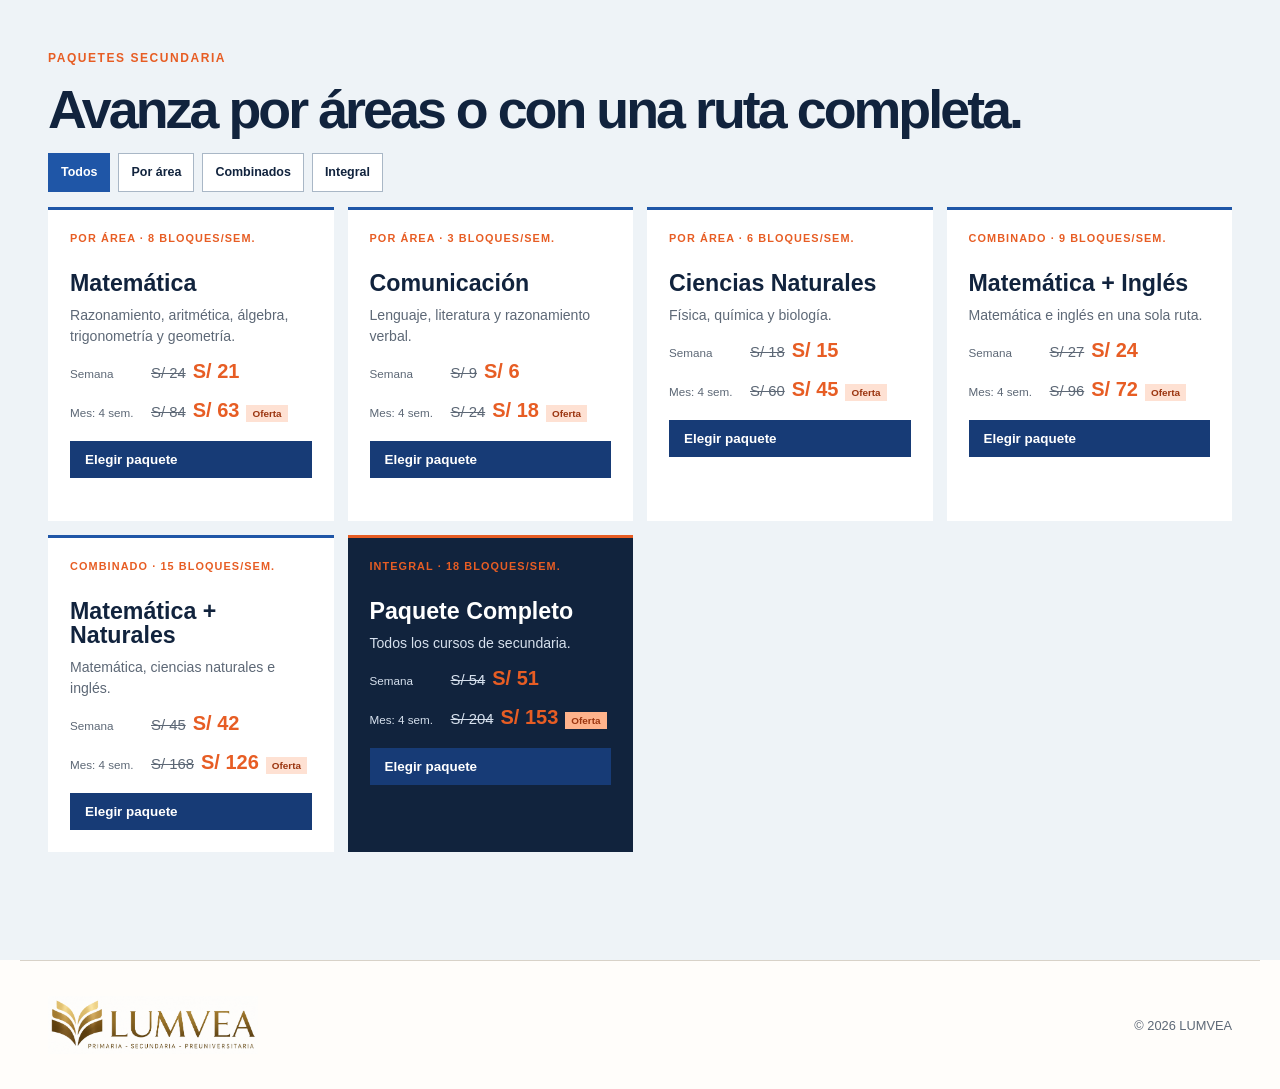
<file: secundaria.html>
<!doctype html><html lang="es"><head><meta charset="UTF-8" /><meta name="viewport" content="width=device-width, initial-scale=1.0" /><title>Secundaria | LUMVEA</title><link rel="stylesheet" href="styles.css" /></head><body><header class="site-header"><a class="brand" href="index.html"><span class="brand-mark">L</span><span>LUMVEA</span></a><nav class="site-nav"></nav></header><main><section class="page-intro section"><p class="eyebrow">LUMVEA SECUNDARIA</p><h1>Refuerza hoy las metas que vienen mañana.</h1><p>Preparación virtual por áreas para secundaria, con cursos alineados al progreso académico y a la futura postulación universitaria.</p></section><section class="level-overview section"><div><p class="eyebrow">CURSOS</p><h2>Razonamiento, letras, ciencias e inglés.</h2><p>Razonamiento matemático, aritmética, álgebra, trigonometría, geometría, lenguaje, literatura, razonamiento verbal, física, química, biología e inglés.</p></div><aside><strong>Clases en vivo</strong><span>Áreas organizadas por objetivo</span><strong>Material de apoyo</strong><span>Prácticas para reforzar lo aprendido</span></aside></section><section class="packages section"><p class="eyebrow">PAQUETES SECUNDARIA</p><h2>Avanza por áreas o con una ruta completa.</h2><div class="package-controls"><button class="package-filter is-selected" data-filter="all" aria-pressed="true">Todos</button><button class="package-filter" data-filter="theme" aria-pressed="false">Por área</button><button class="package-filter" data-filter="combo" aria-pressed="false">Combinados</button><button class="package-filter" data-filter="integral" aria-pressed="false">Integral</button></div><div class="package-grid"><article class="package-card" data-type="theme"><p class="package-label">POR ÁREA · 8 BLOQUES/SEM.</p><h3>Matemática</h3><p>Razonamiento, aritmética, álgebra, trigonometría y geometría.</p><p class="price-row"><span>Semana</span><del>S/ 24</del><strong>S/ 21</strong></p><p class="price-row"><span>Mes: 4 sem.</span><del>S/ 84</del><strong>S/ 63</strong><em>Oferta</em></p></article><article class="package-card" data-type="theme"><p class="package-label">POR ÁREA · 3 BLOQUES/SEM.</p><h3>Comunicación</h3><p>Lenguaje, literatura y razonamiento verbal.</p><p class="price-row"><span>Semana</span><del>S/ 9</del><strong>S/ 6</strong></p><p class="price-row"><span>Mes: 4 sem.</span><del>S/ 24</del><strong>S/ 18</strong><em>Oferta</em></p></article><article class="package-card" data-type="theme"><p class="package-label">POR ÁREA · 6 BLOQUES/SEM.</p><h3>Ciencias Naturales</h3><p>Física, química y biología.</p><p class="price-row"><span>Semana</span><del>S/ 18</del><strong>S/ 15</strong></p><p class="price-row"><span>Mes: 4 sem.</span><del>S/ 60</del><strong>S/ 45</strong><em>Oferta</em></p></article><article class="package-card" data-type="combo"><p class="package-label">COMBINADO · 9 BLOQUES/SEM.</p><h3>Matemática + Inglés</h3><p>Matemática e inglés en una sola ruta.</p><p class="price-row"><span>Semana</span><del>S/ 27</del><strong>S/ 24</strong></p><p class="price-row"><span>Mes: 4 sem.</span><del>S/ 96</del><strong>S/ 72</strong><em>Oferta</em></p></article><article class="package-card" data-type="combo"><p class="package-label">COMBINADO · 15 BLOQUES/SEM.</p><h3>Matemática + Naturales</h3><p>Matemática, ciencias naturales e inglés.</p><p class="price-row"><span>Semana</span><del>S/ 45</del><strong>S/ 42</strong></p><p class="price-row"><span>Mes: 4 sem.</span><del>S/ 168</del><strong>S/ 126</strong><em>Oferta</em></p></article><article class="package-card package-card-complete" data-type="integral"><p class="package-label">INTEGRAL · 18 BLOQUES/SEM.</p><h3>Paquete Completo</h3><p>Todos los cursos de secundaria.</p><p class="price-row"><span>Semana</span><del>S/ 54</del><strong>S/ 51</strong></p><p class="price-row"><span>Mes: 4 sem.</span><del>S/ 204</del><strong>S/ 153</strong><em>Oferta</em></p></article></div></section></main><footer class="site-footer"><a class="brand" href="index.html"><span class="brand-mark">L</span><span>LUMVEA</span></a><p>&copy; <span id="year"></span> LUMVEA</p></footer><script src="script.js"></script></body></html>
</file>
<file: styles.css>
:root { --ink: #11233d; --blue: #1f56a7; --blue-dark: #14386f; --orange: #e75d24; --cream: #f5f1e8; --paper: #fffdfa; --line: #d8d2c8; --muted: #5d6876; }
* { box-sizing: border-box; }
html { scroll-behavior: smooth; }
body { margin: 0; color: var(--ink); background: var(--paper); font-family: "Work Sans", sans-serif; line-height: 1.5; }
a { color: inherit; text-decoration: none; }
.skip-link { position: fixed; left: 1rem; top: -5rem; z-index: 10; padding: .7rem 1rem; background: var(--ink); color: #fff; }.skip-link:focus { top: 1rem; }
.site-header { max-width: 1240px; min-height: 86px; margin: auto; padding: 16px 28px; display: flex; align-items: center; justify-content: space-between; border-bottom: 1px solid var(--line); }
.brand { display: inline-flex; align-items: center; gap: 10px; font-size: .76rem; line-height: 1.02; letter-spacing: .06em; text-transform: uppercase; }.brand strong { font: 700 1.05rem "Outfit", sans-serif; letter-spacing: .02em; }.brand-mark { display: grid; place-items: center; width: 38px; height: 38px; background: var(--orange); color: #fff; font: 700 1.4rem "Outfit", sans-serif; }
.brand-logo { display: block; width: 210px; height: 58px; }.brand-logo img { display: block; width: 100%; height: 100%; object-fit: contain; }
.site-nav { display: flex; align-items: center; gap: 28px; font-size: .9rem; font-weight: 600; }.site-nav > a:not(.nav-cta):hover { color: var(--orange); }.nav-cta { padding: 10px 15px; border: 1px solid var(--ink); }.menu-button { display: none; border: 0; background: transparent; color: var(--ink); font: 600 .9rem "Work Sans", sans-serif; cursor: pointer; }
.site-nav a { position: relative; white-space: nowrap; }.site-nav .nav-active { color: var(--orange); }.site-nav .nav-active::after { content: ""; position: absolute; left: 0; right: 0; bottom: -11px; height: 2px; background: var(--orange); }
.nav-dropdown { position: relative; display: flex; align-items: center; gap: 3px; }.nav-dropdown button { border: 0; background: transparent; color: var(--ink); cursor: pointer; font: 600 .9rem "Work Sans", sans-serif; }.nav-dropdown-trigger { position: relative; padding: 7px 0; white-space: nowrap; }.nav-dropdown-arrow { width: 25px; height: 30px; font-size: 1rem !important; }.nav-dropdown .nav-active { color: var(--orange); }.nav-dropdown .nav-active::after { content: ""; position: absolute; left: 0; right: 0; bottom: -11px; height: 2px; background: var(--orange); }.nav-dropdown-panel { position: absolute; z-index: 10; top: 100%; left: -12px; display: none; width: 175px; padding: 8px; background: #fff; border: 1px solid var(--line); box-shadow: 0 12px 24px rgba(17,35,61,.12); }.nav-dropdown:hover .nav-dropdown-panel, .nav-dropdown:focus-within .nav-dropdown-panel, .nav-dropdown.is-open .nav-dropdown-panel { display: grid; }.nav-dropdown-panel a { padding: 9px; color: var(--ink); font-size: .82rem; }.nav-dropdown-panel a:hover { background: var(--cream); color: var(--blue); }
.hero, .section { max-width: 1240px; margin: auto; padding-left: 28px; padding-right: 28px; }.hero { min-height: 600px; display: grid; grid-template-columns: 1.04fr .96fr; gap: 50px; align-items: center; padding-top: 74px; padding-bottom: 74px; }.eyebrow { margin: 0 0 14px; color: var(--orange); font-size: .75rem; letter-spacing: .13em; font-weight: 600; }.hero h1, h2, h3 { font-family: "Outfit", sans-serif; line-height: 1.05; }.hero h1 { max-width: 690px; margin: 0; font-size: clamp(3.25rem, 6vw, 5.7rem); letter-spacing: -.065em; }.hero h1 span { color: var(--blue); }.hero-text { max-width: 560px; margin: 26px 0; color: var(--muted); font-size: 1.12rem; }.hero-actions { display: flex; flex-wrap: wrap; align-items: center; gap: 20px; }.button { display: inline-flex; align-items: center; justify-content: center; min-height: 49px; padding: 12px 20px; border: 1px solid transparent; font-weight: 600; cursor: pointer; transition: background .2s, color .2s, border-color .2s; }.button-primary { background: var(--orange); color: #fff; }.button-primary:hover, .button-primary:focus-visible { background: #c94713; }.button-plain { color: var(--ink); border-color: var(--line); }.button-plain:hover { border-color: var(--ink); }.hero-facts { display: flex; gap: 32px; margin: 54px 0 0; }.hero-facts div { padding-right: 27px; border-right: 1px solid var(--line); }.hero-facts div:last-child { border: 0; }.hero-facts dt { color: var(--muted); font-size: .76rem; }.hero-facts dd { margin: 3px 0 0; font-family: "Outfit", sans-serif; font-size: 1.05rem; font-weight: 600; }
.hero-art { position: relative; overflow: hidden; min-height: 445px; background: var(--blue); color: #fff; }.orbit { position: absolute; border: 1px solid rgba(255,255,255,.34); border-radius: 50%; }.orbit-one { width: 500px; height: 500px; left: 5%; top: -21%; }.orbit-two { width: 330px; height: 330px; right: -16%; bottom: -30%; }.math-card { position: absolute; z-index: 1; width: 190px; padding: 18px; background: var(--paper); color: var(--ink); box-shadow: 0 15px 30px rgba(10, 24, 53, .2); }.math-card span { display: block; margin-bottom: 5px; color: var(--orange); font-size: .72rem; font-weight: 600; text-transform: uppercase; }.math-card strong { font: 600 1.03rem "Outfit", sans-serif; }.card-top { top: 61px; right: 28px; }.card-bottom { bottom: 54px; left: 32px; }.fibonacci { position: absolute; left: 50%; top: 50%; width: 240px; height: 240px; transform: translate(-50%, -50%); }.fibonacci span { position: absolute; display: grid; place-items: center; border: 1px solid rgba(255,255,255,.65); font: 600 1.3rem "Outfit", sans-serif; }.fibonacci span:nth-child(1) { width: 40px; height: 40px; left: 0; top: 0; }.fibonacci span:nth-child(2) { width: 40px; height: 40px; left: 40px; top: 0; }.fibonacci span:nth-child(3) { width: 80px; height: 80px; left: 0; top: 40px; }.fibonacci span:nth-child(4) { width: 120px; height: 120px; left: 80px; top: 0; }.fibonacci span:nth-child(5) { width: 200px; height: 200px; left: 0; top: 120px; }.fibonacci span:nth-child(6) { width: 240px; height: 240px; left: 0; top: 0; }.art-caption { position: absolute; right: 28px; bottom: 25px; margin: 0; font: 500 .74rem "Outfit", sans-serif; letter-spacing: .08em; text-transform: uppercase; }
.section { padding-top: 108px; padding-bottom: 108px; }.section-heading { max-width: 650px; }.section h2 { margin: 0; font-size: clamp(2.3rem, 4.2vw, 4rem); letter-spacing: -.055em; }.method { border-top: 1px solid var(--line); }.method-grid { display: grid; grid-template-columns: repeat(3, 1fr); gap: 24px; margin-top: 52px; }.method-grid article { padding-top: 18px; border-top: 2px solid var(--blue); }.step, .program-index { color: var(--orange); font: 600 .85rem "Outfit", sans-serif; }.method-grid h3 { margin: 29px 0 12px; font-size: 1.5rem; }.method-grid p, .split-heading > p, .schedule-intro > p, .proof-content p { color: var(--muted); }
.page-intro { max-width: 950px; padding-top: 100px; padding-bottom: 64px; }.page-intro h1 { max-width: 800px; margin: 0; font: 700 clamp(3rem, 6vw, 5.6rem)/1 "Outfit", sans-serif; letter-spacing: -.06em; }.page-intro > p:last-child { max-width: 610px; margin: 24px 0 0; color: var(--muted); font-size: 1.08rem; }
.level-overview { display: grid; grid-template-columns: 1fr .36fr; gap: 72px; align-items: start; background: var(--cream); }.level-overview h2 { max-width: 700px; }.level-overview > div > p:last-child { max-width: 720px; color: var(--muted); }.level-overview aside { display: grid; grid-template-columns: 1fr; gap: 5px; padding: 26px; background: var(--ink); color: #fff; }.level-overview aside strong { color: #ffb38c; font: 700 2.4rem "Outfit", sans-serif; }.level-overview aside span { margin-bottom: 18px; color: #d7e1ef; font-size: .82rem; }
.interface-schedule { display: grid; grid-template-columns: .8fr 1.2fr; gap: 70px; align-items: center; border-top: 1px solid var(--line); }.interface-schedule h2, .level-router h2 { margin: 0; font-size: clamp(2.2rem, 4vw, 3.8rem); letter-spacing: -.05em; }.interface-schedule div > p:last-child { color: var(--muted); }.interface-schedule ol { margin: 0; padding: 0; list-style: none; border-top: 1px solid var(--ink); }.interface-schedule li { display: grid; grid-template-columns: 100px 1fr; gap: 15px; padding: 18px 0; border-bottom: 1px solid var(--line); }.interface-schedule li span { color: var(--orange); font: 600 .76rem "Outfit", sans-serif; }.interface-schedule li strong { font: 600 1rem "Outfit", sans-serif; }.level-router { max-width: none; background: var(--ink); color: #fff; padding-left: max(28px, calc((100vw - 1184px)/2)); padding-right: max(28px, calc((100vw - 1184px)/2)); }.level-router > div { display: grid; grid-template-columns: repeat(3, 1fr); gap: 14px; margin-top: 42px; }.level-router a { min-height: 278px; padding: 22px; display: flex; flex-direction: column; background: rgba(255,255,255,.07); border-top: 3px solid var(--orange); transition: background .2s, transform .2s; }.level-router a:hover { background: rgba(255,255,255,.13); transform: translateY(-3px); }.level-router a span { color: #ffb38c; font: 600 .78rem "Outfit", sans-serif; }.level-router a strong { margin-top: 22px; font: 600 1.8rem "Outfit", sans-serif; }.level-router a p { margin: 5px 0 0; color: #c9d7e8; font-size: .88rem; }.level-router a ul { display: grid; gap: 4px; margin: auto 0 0; padding: 0; list-style: none; }.level-router a li { color: #fff; font-size: .76rem; }.level-router a li::before { content: "•"; margin-right: 7px; color: #ffb38c; }.level-router a small { margin-top: 14px; color: #ffb38c; font-weight: 600; }.level-router a small b { margin-left: 5px; font-size: 1rem; }
.weekly-schedule { max-width: none; background: var(--ink); color: #fff; padding-left: max(28px, calc((100vw - 1184px)/2)); padding-right: max(28px, calc((100vw - 1184px)/2)); }.weekly-schedule-heading { display: grid; grid-template-columns: 1fr .6fr; gap: 60px; align-items: end; margin-bottom: 38px; }.weekly-schedule h2 { margin: 0; font-size: clamp(2.2rem, 4vw, 3.8rem); letter-spacing: -.05em; }.weekly-schedule-heading > p { margin: 0; color: #c8d6e8; }.schedule-table-wrap { overflow-x: auto; }.weekly-schedule table { width: 100%; min-width: 880px; border-collapse: collapse; background: rgba(255,255,255,.05); }.weekly-schedule th, .weekly-schedule td { padding: 16px 13px; border: 1px solid rgba(255,255,255,.18); text-align: left; vertical-align: top; }.weekly-schedule thead th { background: rgba(255,255,255,.12); color: #ffb38c; font: 600 .75rem "Outfit", sans-serif; letter-spacing: .06em; text-transform: uppercase; }.weekly-schedule tbody th { color: #fff; font: 600 .82rem "Outfit", sans-serif; white-space: nowrap; }.weekly-schedule td { color: #d8e3f0; font-size: .85rem; }
.level-subnav { max-width: 1240px; margin: 0 auto; padding: 0 28px 28px; display: flex; flex-wrap: wrap; gap: 8px; }.level-subnav a, .overview-links a { padding: 10px 14px; border: 1px solid var(--line); color: var(--ink); font-weight: 600; font-size: .86rem; }.level-subnav a:hover, .overview-links a:hover { border-color: var(--blue); background: var(--blue); color: #fff; }.level-content { border-top: 1px solid var(--line); }.level-content h2 { margin: 0; font-size: clamp(2.2rem, 4vw, 3.8rem); letter-spacing: -.05em; }.content-lead { max-width: 620px; color: var(--muted); }.course-grid { display: grid; grid-template-columns: repeat(2, 1fr); gap: 14px; margin-top: 38px; }.course-grid article, .block-list article { padding: 22px; background: var(--cream); border-top: 3px solid var(--orange); }.course-grid h3 { margin: 0; font-size: 1.45rem; }.course-grid p { margin: 8px 0 0; color: var(--muted); }.block-list { display: grid; grid-template-columns: repeat(2, 1fr); gap: 14px; margin-top: 38px; }.block-list article { display: grid; gap: 9px; }.block-list span { color: var(--orange); font: 600 .76rem "Outfit", sans-serif; }.block-list strong { font: 600 1.1rem "Outfit", sans-serif; }.overview-links { display: flex; flex-wrap: wrap; gap: 12px; margin-top: 34px; }
.course-grid a { display: inline-block; margin-top: 20px; color: var(--blue); font-size: .84rem; font-weight: 600; }.shift-switch { display: flex; gap: 8px; margin: 28px 0 16px; }.shift-button, .choose-package { border: 1px solid var(--line); background: #fff; color: var(--ink); padding: 10px 14px; font: 600 .84rem "Work Sans", sans-serif; cursor: pointer; }.shift-button.is-selected, .shift-button:hover, .choose-package:hover { border-color: var(--blue); background: var(--blue); color: #fff; }.level-table { max-width: 1184px; margin: 0 auto; }.choose-package { margin-top: 16px; color: var(--blue); }.package-selection { min-height: 24px; margin: 24px 0 0; color: var(--blue-dark); font-weight: 600; }
.course-area { margin: 0 0 16px !important; color: var(--orange) !important; font: 600 .7rem "Outfit", sans-serif; letter-spacing: .08em; text-transform: uppercase; }
.level-package-controls { margin: 28px 0 20px; }.level-package-filter { min-height: 40px; padding: 8px 14px; border: 1px solid #a9b7c6; background: #fff; color: var(--ink); font: 600 .82rem "Work Sans", sans-serif; cursor: pointer; }.level-package-filter:hover, .level-package-filter.is-selected { border-color: var(--blue); background: var(--blue); color: #fff; }.level-package-card[hidden] { display: none; }
.programs { background: var(--ink); color: #fff; max-width: none; padding-left: max(28px, calc((100vw - 1184px)/2)); padding-right: max(28px, calc((100vw - 1184px)/2)); }.split-heading { max-width: none; display: grid; grid-template-columns: 1.1fr .65fr; gap: 60px; align-items: end; }.split-heading > p { margin: 0; color: #cbd3df; }.program-grid { display: grid; grid-template-columns: repeat(4, 1fr); gap: 14px; margin-top: 56px; }.program-card { min-height: 283px; padding: 23px; background: rgba(255,255,255,.06); display: flex; flex-direction: column; }.program-card h3 { margin: 34px 0 10px; font-size: 1.55rem; }.program-card > p:not(.program-index) { margin: 0; color: #ced7e4; font-size: .92rem; }.program-card a { margin-top: auto; padding-top: 25px; color: #fff; font-weight: 600; font-size: .86rem; }.program-card a:hover { color: #ffb38c; }.feature-card { background: var(--orange); }.feature-card .program-index, .feature-card > p:not(.program-index) { color: #fff; }
.packages { max-width: none; background: #eef3f7; padding-left: max(28px, calc((100vw - 1184px)/2)); padding-right: max(28px, calc((100vw - 1184px)/2)); }.packages .split-heading > p { color: var(--muted); }.turn-choice { display: flex; flex-wrap: wrap; align-items: center; gap: 10px; margin-top: 42px; }.turn-choice > p, .package-step { margin: 0 8px 0 0; color: var(--ink); font-size: .88rem; }.turn-choice strong, .package-step strong, .package-note strong { color: var(--orange); }.turn-button { min-height: 48px; padding: 8px 13px; border: 1px solid #b5c0cd; background: #fff; color: var(--ink); text-align: left; font: 600 .84rem "Work Sans", sans-serif; cursor: pointer; }.turn-button small { display: block; margin-top: 2px; color: var(--muted); font-weight: 400; }.turn-button:hover, .turn-button.is-selected { border-color: var(--blue); background: var(--blue); color: #fff; }.turn-button.is-selected small { color: #dce8fa; }.turn-summary { margin: 17px 0 0; color: var(--muted); font-size: .8rem; }.block-times { display: grid; grid-template-columns: repeat(4, 1fr); gap: 1px; max-width: 760px; margin-top: 14px; background: #c8d1db; }.block-times span { padding: 10px; background: #fff; color: var(--muted); font-size: .7rem; }.block-times strong { display: block; margin-top: 3px; color: var(--ink); font: 600 .86rem "Outfit", sans-serif; }.pricing-explainer { max-width: 760px; margin-top: 1px; padding: 14px; border-left: 3px solid var(--orange); background: #fff; }.pricing-explainer strong { font: 600 .83rem "Outfit", sans-serif; }.pricing-explainer p { margin: 4px 0 0; color: var(--muted); font-size: .8rem; }.package-step { margin-top: 34px; }.package-key { display: flex; flex-wrap: wrap; gap: 8px; margin-top: 12px; }.package-key span { padding: 7px 9px; border-left: 2px solid var(--blue); background: #dbe7f4; color: var(--muted); font-size: .75rem; }.package-key b { color: var(--ink); }.package-grid { display: grid; grid-template-columns: repeat(4, 1fr); gap: 14px; margin-top: 15px; }.package-card { min-height: 314px; padding: 22px; display: flex; flex-direction: column; background: #fff; border-top: 3px solid var(--blue); }.package-label { margin: 0; color: var(--orange); font: 600 .68rem "Outfit", sans-serif; letter-spacing: .1em; }.package-card h3 { margin: 27px 0 10px; font-size: 1.45rem; }.package-card > p:not(.package-label):not(.price-row) { margin: 0; color: var(--muted); font-size: .88rem; }.price-row { display: flex; align-items: baseline; gap: 7px; margin: 9px 0 0; font-family: "Outfit", sans-serif; }.price-row:first-of-type { margin-top: auto; padding-top: 18px; }.price-row span { min-width: 74px; color: var(--muted); font: 500 .73rem "Work Sans", sans-serif; }.price-row del { color: var(--muted); font-size: .93rem; }.price-row strong { color: var(--orange); font-size: 1.25rem; }.price-row em { padding: 3px 6px; background: #fee1d3; color: #9b3510; font: 600 .62rem "Work Sans", sans-serif; font-style: normal; }.package-card a { margin-top: 16px; color: var(--blue); font-size: .84rem; font-weight: 600; }.package-card a:hover { color: var(--orange); }.package-card-complete { background: var(--ink); border-top-color: var(--orange); color: #fff; }.package-card-complete > p:not(.package-label):not(.price-row), .package-card-complete .price-row span, .package-card-complete .price-row del { color: #d6e0ed; }.package-card-complete .price-row em { background: #ffb38c; }.package-note { margin: 22px 0 0; color: var(--muted); font-size: .77rem; }
.packages { max-width: none; background: #eef3f7; padding-left: max(28px, calc((100vw - 1184px)/2)); padding-right: max(28px, calc((100vw - 1184px)/2)); }.packages .split-heading > p { color: var(--muted); }.turn-choice { display: flex; flex-wrap: wrap; align-items: center; gap: 10px; margin-top: 42px; }.turn-choice > p, .package-step { margin: 0 8px 0 0; color: var(--ink); font-size: .88rem; }.turn-choice strong, .package-step strong, .package-note strong { color: var(--orange); }.turn-button { min-height: 48px; padding: 8px 13px; border: 1px solid #b5c0cd; background: #fff; color: var(--ink); text-align: left; font: 600 .84rem "Work Sans", sans-serif; cursor: pointer; }.turn-button small { display: block; margin-top: 2px; color: var(--muted); font-weight: 400; }.turn-button:hover, .turn-button.is-selected { border-color: var(--blue); background: var(--blue); color: #fff; }.turn-button.is-selected small { color: #dce8fa; }.turn-summary { margin: 17px 0 0; color: var(--muted); font-size: .8rem; }.block-times { display: grid; grid-template-columns: repeat(4, 1fr); gap: 1px; max-width: 760px; margin-top: 14px; background: #c8d1db; }.block-times span { padding: 10px; background: #fff; color: var(--muted); font-size: .7rem; }.block-times strong { display: block; margin-top: 3px; color: var(--ink); font: 600 .86rem "Outfit", sans-serif; }.pricing-explainer { max-width: 760px; margin-top: 1px; padding: 14px; border-left: 3px solid var(--orange); background: #fff; }.pricing-explainer strong { font: 600 .83rem "Outfit", sans-serif; }.pricing-explainer p { margin: 4px 0 0; color: var(--muted); font-size: .8rem; }.package-step { margin-top: 34px; }.package-key { display: flex; flex-wrap: wrap; gap: 8px; margin-top: 12px; }.package-key span { padding: 7px 9px; border-left: 2px solid var(--blue); background: #dbe7f4; color: var(--muted); font-size: .75rem; }.package-key b { color: var(--ink); }.package-controls { display: flex; flex-wrap: wrap; gap: 8px; margin-top: 15px; }.package-filter { min-height: 39px; padding: 8px 12px; border: 1px solid #a9b7c6; background: #fff; color: var(--ink); font: 600 .78rem "Work Sans", sans-serif; cursor: pointer; }.package-filter:hover, .package-filter.is-selected { border-color: var(--blue); background: var(--blue); color: #fff; }.package-grid { display: grid; grid-template-columns: repeat(4, 1fr); gap: 14px; margin-top: 15px; }.package-card[hidden] { display: none; }.package-card { min-height: 314px; padding: 22px; display: flex; flex-direction: column; background: #fff; border-top: 3px solid var(--blue); }.package-label { margin: 0; color: var(--orange); font: 600 .68rem "Outfit", sans-serif; letter-spacing: .1em; }.package-card h3 { margin: 27px 0 10px; font-size: 1.45rem; }.package-card > p:not(.package-label):not(.price-row) { margin: 0; color: var(--muted); font-size: .88rem; }.price-row { display: flex; align-items: baseline; gap: 7px; margin: 9px 0 0; font-family: "Outfit", sans-serif; }.price-row:first-of-type { margin-top: auto; padding-top: 18px; }.price-row span { min-width: 74px; color: var(--muted); font: 500 .73rem "Work Sans", sans-serif; }.price-row del { color: var(--muted); font-size: .93rem; }.price-row strong { color: var(--orange); font-size: 1.25rem; }.price-row em { padding: 3px 6px; background: #fee1d3; color: #9b3510; font: 600 .62rem "Work Sans", sans-serif; font-style: normal; }.package-card a { margin-top: 16px; color: var(--blue); font-size: .84rem; font-weight: 600; }.package-card a:hover { color: var(--orange); }.package-card-complete { background: var(--ink); border-top-color: var(--orange); color: #fff; }.package-card-complete > p:not(.package-label):not(.price-row), .package-card-complete .price-row span, .package-card-complete .price-row del { color: #d6e0ed; }.package-card-complete .price-row em { background: #ffb38c; }.package-note { margin: 22px 0 0; color: var(--muted); font-size: .77rem; }
.schedule { display: grid; grid-template-columns: .87fr 1.13fr; gap: 80px; align-items: center; }.schedule-intro h2 { margin-bottom: 22px; }.text-link { display: inline-block; margin-top: 14px; color: var(--blue); font-weight: 600; border-bottom: 1px solid var(--blue); }.schedule-list { border-top: 1px solid var(--ink); }.schedule-list div { display: grid; grid-template-columns: .8fr 1.2fr .5fr; gap: 10px; padding: 22px 0; border-bottom: 1px solid var(--line); align-items: baseline; }.schedule-list span, .schedule-list small { color: var(--muted); font-size: .84rem; }.schedule-list strong { font: 600 clamp(1.25rem, 2.4vw, 2rem) "Outfit", sans-serif; }
.proof { max-width: none; background: var(--cream); padding-left: max(28px, calc((100vw - 1184px)/2)); padding-right: max(28px, calc((100vw - 1184px)/2)); }.proof-content { display: grid; grid-template-columns: 1.15fr .6fr; gap: 80px; align-items: end; }.proof-content h2 { font-size: clamp(2.45rem, 4.4vw, 4.3rem); }.proof-content p { margin: 0; }
.roles { background: var(--blue-dark); color: #fff; max-width: none; padding-left: max(28px, calc((100vw - 1184px)/2)); padding-right: max(28px, calc((100vw - 1184px)/2)); }.roles .split-heading > p { color: #d4e1f4; }.role-grid { display: grid; grid-template-columns: repeat(3, 1fr); gap: 16px; margin-top: 52px; }.role-grid article { min-height: 210px; padding: 24px; border: 1px solid rgba(255,255,255,.3); }.role-number { color: #ffaf85; font: 600 .78rem "Outfit", sans-serif; }.role-grid h3 { margin: 31px 0 10px; font-size: 1.55rem; }.role-grid p { margin: 0; color: #d4e1f4; font-size: .9rem; }
.enrollment { display: grid; grid-template-columns: 1fr .85fr; gap: 100px; padding-top: 110px; padding-bottom: 110px; }.enrollment-copy h2 { max-width: 540px; }.enrollment-copy > p:not(.eyebrow) { max-width: 470px; color: var(--muted); }.form-note { margin-top: 42px; font-size: .83rem; }.interest-form { display: grid; gap: 20px; padding: 31px; background: #f2f5f8; }.form-row { display: grid; gap: 7px; }.form-row label { font-weight: 600; font-size: .86rem; }.form-row input, .form-row select { width: 100%; min-height: 47px; padding: 10px; border: 1px solid #bdc8d5; border-radius: 0; background: #fff; color: var(--ink); font: inherit; }.form-row input:focus, .form-row select:focus, a:focus-visible, button:focus-visible { outline: 3px solid #ffb38c; outline-offset: 2px; }.form-message { min-height: 24px; margin: 0; color: var(--blue-dark); font-size: .86rem; }.site-footer { max-width: 1240px; margin: auto; padding: 35px 28px; display: flex; align-items: center; justify-content: space-between; gap: 20px; border-top: 1px solid var(--line); font-size: .8rem; color: var(--muted); }.site-footer p { margin: 0; }.sr-only { position: absolute; width: 1px; height: 1px; padding: 0; margin: -1px; overflow: hidden; clip: rect(0,0,0,0); white-space: nowrap; border: 0; }
@media (max-width: 820px) { .site-header { min-height: 72px; padding: 14px 20px; position: relative; }.menu-button { display: block; }.site-nav { display: none; position: absolute; z-index: 5; left: 0; right: 0; top: 100%; padding: 18px 20px; flex-direction: column; align-items: stretch; gap: 16px; background: var(--paper); border-bottom: 1px solid var(--line); }.site-nav.is-open { display: flex; }.nav-cta { text-align: center; }.hero, .section { padding-left: 20px; padding-right: 20px; }.hero { grid-template-columns: 1fr; gap: 42px; padding-top: 55px; }.hero-art { min-height: 390px; }.method-grid, .program-grid, .package-grid { grid-template-columns: repeat(2, 1fr); }.split-heading, .schedule, .proof-content, .enrollment { grid-template-columns: 1fr; gap: 36px; }.section { padding-top: 72px; padding-bottom: 72px; }.site-footer { padding: 28px 20px; flex-wrap: wrap; } }
@media (max-width: 500px) { .hero h1 { font-size: 3.15rem; }.hero-facts { gap: 12px; }.hero-facts div { padding-right: 12px; }.method-grid, .program-grid, .package-grid, .role-grid, .block-times { grid-template-columns: 1fr; }.program-card { min-height: 220px; }.schedule-list div { grid-template-columns: 1fr; gap: 3px; }.schedule-list strong { order: 3; }.hero-art { min-height: 350px; }.math-card { transform: scale(.82); }.card-top { transform-origin: top right; }.card-bottom { transform-origin: bottom left; }.fibonacci { transform: translate(-50%, -50%) scale(.75); }.art-caption { max-width: 180px; text-align: right; }.site-footer { align-items: flex-start; flex-direction: column; } }
@media (prefers-reduced-motion: reduce) { html { scroll-behavior: auto; } *, *::before, *::after { transition-duration: .01ms !important; animation-duration: .01ms !important; } }
@media (max-width: 820px) { .level-overview { grid-template-columns: 1fr; gap: 32px; } }
@media (max-width: 820px) { .interface-schedule { grid-template-columns: 1fr; gap: 32px; }.level-router > div { grid-template-columns: 1fr; } .site-nav .nav-active::after { display: none; } }
@media (max-width: 820px) { .nav-dropdown { display: grid; grid-template-columns: 1fr auto; }.nav-dropdown-panel { position: static; grid-column: 1 / -1; width: 100%; box-shadow: none; border: 0; background: var(--cream); }.nav-dropdown:hover .nav-dropdown-panel { display: none; }.nav-dropdown.is-open .nav-dropdown-panel { display: grid; }.nav-dropdown-panel a { padding-left: 16px; } }
@media (max-width: 820px) { .weekly-schedule-heading { grid-template-columns: 1fr; gap: 20px; } }
@media (max-width: 820px) { .course-grid, .block-list { grid-template-columns: 1fr; } }

@media (max-width: 820px) {
  .site-header { align-items: center; flex-wrap: wrap; }
  .site-nav.is-open { position: static; flex-basis: 100%; width: 100%; margin-top: 10px; padding: 12px 0 4px; border-top: 1px solid var(--line); border-bottom: 0; background: transparent; }
  .site-nav { max-height: calc(100vh - 90px); overflow-y: auto; }
  .site-nav > a, .nav-dropdown { min-height: 42px; }
  .nav-dropdown { width: 100%; }
  .nav-dropdown-panel { margin: 0; }
  .nav-dropdown:focus-within .nav-dropdown-panel, .nav-dropdown:hover .nav-dropdown-panel { display: none; }
  .nav-dropdown.is-open .nav-dropdown-panel { display: grid; }
  .menu-button { min-width: 48px; min-height: 44px; }
}

/* Level interfaces */
#level-interface { background: linear-gradient(180deg, #fffdfa 0, #fffdfa 42%, #f5f1e8 100%); }
#level-interface .page-intro { position: relative; overflow: hidden; }
#level-interface .page-intro { padding-top: 72px; padding-bottom: 42px; }
#level-interface .page-intro::after { content: ""; position: absolute; width: 310px; height: 310px; right: -120px; top: 20px; border: 1px solid #e6c476; border-radius: 50%; opacity: .7; }
.level-subnav { position: sticky; top: 0; z-index: 8; max-width: none; padding: 13px max(28px, calc((100vw - 1184px)/2)); background: rgba(255,253,250,.94); border-top: 1px solid var(--line); border-bottom: 1px solid var(--line); backdrop-filter: blur(12px); }
.level-subnav a { border: 0; border-bottom: 2px solid transparent; border-radius: 0; padding: 9px 3px; margin-right: 20px; color: var(--muted); }
.level-subnav a:hover, .level-subnav a.is-current { background: transparent; border-color: #b88724; color: #8a6419; }
.level-content { padding-top: 84px; padding-bottom: 96px; }
.level-start { padding-top: 58px; padding-bottom: 68px; }
.level-content h2 { max-width: 760px; }
.content-lead { font-size: 1.03rem; }
.course-grid { grid-template-columns: repeat(3, 1fr); gap: 16px; }
.course-grid article { min-height: 190px; display: flex; flex-direction: column; padding: 24px; background: #fff; border: 1px solid #e8dfd0; border-top: 4px solid #b88724; box-shadow: 0 8px 20px rgba(32,42,55,.06); transition: transform .2s, box-shadow .2s; }
.course-grid article:hover { transform: translateY(-4px); box-shadow: 0 16px 28px rgba(32,42,55,.1); }
.course-grid h3 { font-size: 1.3rem; line-height: 1.12; }
.course-grid a { margin-top: auto; padding-top: 18px; color: #8a6419; }
.course-grid .course-copy { margin: 11px 0 0; color: var(--muted); font-size: .88rem; line-height: 1.45; }
.course-area { color: #b88724 !important; }
.shift-switch { padding: 6px; width: fit-content; border: 1px solid #dfd4c2; background: #fff; }
.shift-button { border: 0; color: var(--muted); }
.shift-button.is-selected, .shift-button:hover { background: #173b76; color: #fff; }
.level-table { border: 1px solid #d8c9af; box-shadow: 0 12px 26px rgba(32,42,55,.08); }
.level-table table { background: #fff; }
.level-table thead th { background: #173b76; color: #fff; }
.level-table tbody th { color: #8a6419; background: #fff8e8; }
.level-table td { color: var(--ink); }
.shift-switch { border-radius: 12px; box-shadow: 0 5px 15px rgba(32,42,55,.06); }
.shift-button { display: grid; gap: 3px; text-align: left; border-radius: 7px; }
.shift-button small { color: inherit; font: 500 .7rem "Work Sans", sans-serif; opacity: .76; }
.schedule-hint { display: none; margin: 0 0 10px; color: var(--muted); font-size: .8rem; }
.level-table { padding: 7px; border: 1px solid #d6c19d; border-radius: 14px; background: #fff; box-shadow: 0 14px 32px rgba(32,42,55,.09); }
.level-table table { width: 100%; min-width: 1080px; border-collapse: separate; border-spacing: 0; table-layout: auto; overflow: hidden; border-radius: 9px; }
.level-table th, .level-table td { min-width: 126px; padding: 17px 10px; border-right: 1px solid #e6dccb; border-bottom: 1px solid #e6dccb; text-align: center; vertical-align: middle; }
.level-table thead th { background: #173b76; color: #fff; font: 600 .86rem "Outfit", sans-serif; }
.level-table thead th:first-child { width: 126px; border-radius: 8px 0 0 0; }
.level-table thead th:last-child { border-radius: 0 8px 0 0; border-right: 0; }
.level-table tbody th { background: #fff8e8; color: #8a6419; font: 700 .85rem "Outfit", sans-serif; line-height: 1.45; }
.level-table tbody td { min-height: 84px; overflow-wrap: normal; word-break: normal; color: var(--ink); font: 500 .92rem "Work Sans", sans-serif; line-height: 1.38; }
.level-table tbody tr:nth-child(even) td { background: #fcfaf5; }
.level-table tr > *:last-child { border-right: 0; }
.level-table tbody tr:last-child > * { border-bottom: 0; }
.level-package-controls { padding: 7px; width: fit-content; border: 1px solid #dfd4c2; background: #fff; }
.level-package-filter { border: 0; color: var(--muted); }
.level-package-filter:hover, .level-package-filter.is-selected { background: #173b76; color: #fff; }
.level-package-card { min-height: 305px; background: #fff; border-top-color: #b88724; box-shadow: 0 8px 20px rgba(32,42,55,.06); }
.level-package-card .package-label { color: #b88724; }
.level-package-card h3 { font-size: 1.35rem; }
.level-package-card .package-subjects { margin: 12px 0 0; color: var(--muted); font-size: .79rem; line-height: 1.45; }
.level-package-card .package-subjects b { color: var(--ink); }
.choose-package { width: 100%; margin-top: 20px; border-color: #173b76; background: #173b76; color: #fff; }
.choose-package:hover { background: #b88724; border-color: #b88724; }
.package-selection { padding: 14px 16px; background: #edf4ee; color: #215a38; }
@media (max-width: 820px) { .level-subnav { top: 0; overflow-x: auto; flex-wrap: nowrap; }.level-subnav a { flex: 0 0 auto; }.course-grid { grid-template-columns: 1fr; }.level-content { padding-top: 62px; padding-bottom: 72px; } }
@media (max-width: 820px) { .schedule-hint { display: block; }.level-table table { width: 1080px; min-width: 1080px; } }

.price-row:first-of-type strong { position: relative; }
.price-row:first-of-type strong::after { content: "OFERTA SEMANAL"; position: absolute; left: 0; top: -18px; padding: 2px 5px; background: #fee1d3; color: #9b3510; font: 600 .52rem "Work Sans", sans-serif; letter-spacing: .03em; white-space: nowrap; }

.hero-art { min-height: 0; align-self: center; aspect-ratio: 16 / 9; background: #fff url("assets/lumvea-campus.png") center / contain no-repeat; }
.hero-art .orbit, .hero-art .math-card, .hero-art .fibonacci, .hero-art .art-caption { display: none; }
.whatsapp-float { position: fixed; z-index: 20; right: 24px; bottom: 24px; display: inline-flex; align-items: center; gap: 9px; min-height: 52px; padding: 9px 17px 9px 10px; border-radius: 999px; background: #1f9d55; color: #fff; box-shadow: 0 10px 24px rgba(17,35,61,.24); font: 600 .86rem "Work Sans", sans-serif; transition: background .2s, transform .2s; }
.whatsapp-float:hover, .whatsapp-float:focus-visible { background: #187b43; color: #fff; transform: translateY(-2px); }
.whatsapp-mark { display: grid; place-items: center; width: 32px; height: 32px; border: 2px solid currentColor; border-radius: 50%; }
.whatsapp-mark svg { width: 19px; height: 19px; }
.schedule-package-legend { display: flex; flex-wrap: wrap; gap: 10px 18px; margin: 0 0 18px; color: var(--muted); font-size: .8rem; }
.schedule-key { display: inline-flex; align-items: center; gap: 7px; }
.schedule-key::before { width: 11px; height: 11px; border: 1px solid #c8d1c9; content: ""; }
.schedule-key-included::before { border-color: #2f7a4b; background: #ddf1e3; }
.schedule-key-excluded::before { background: #fff; }
.level-table td.is-package-subject { background: #ddf1e3; color: #1b5a35; font-weight: 700; box-shadow: inset 3px 0 0 #2f7a4b; }
.level-table td.is-package-excluded { background: #fff; color: var(--muted); }
.form-selection { margin: 0; padding: 11px 13px; border-left: 3px solid var(--orange); background: #fff; color: var(--blue-dark); font-size: .84rem; font-weight: 600; }
.package-contact { display: inline-block; margin-top: 12px; color: var(--blue-dark); font-size: .84rem; font-weight: 600; }
.custom-promotion { max-width: 1184px; margin: 0 auto; padding-top: 28px; }
.promo-rules { display: flex; flex-wrap: wrap; gap: 10px; margin: 18px 0; }
.promo-rules span { padding: 8px 11px; border-left: 3px solid #b88724; background: #fff8e8; color: var(--blue-dark); font-size: .8rem; }
.promo-course-grid { display: grid; grid-template-columns: repeat(3, 1fr); gap: 10px; margin: 24px 0; }
.promo-course-option { display: flex; gap: 10px; min-height: 64px; padding: 13px; border: 1px solid var(--line); background: #fff; cursor: pointer; }
.promo-course-option:has(input:checked) { border-color: #2f7a4b; background: #ddf1e3; }
.promo-course-option input { width: 18px; height: 18px; margin: 2px 0 0; accent-color: #2f7a4b; }
.promo-course-option span { display: grid; gap: 3px; }
.promo-course-option b { color: var(--ink); font-size: .88rem; }
.promo-course-option small { color: var(--muted); font-size: .74rem; }
.promo-summary { min-height: 48px; margin-bottom: 14px; padding: 13px; background: #edf4ee; color: #215a38; font-size: .88rem; }
.promo-frequency { margin: 0 0 16px; }
.promo-frequency p { margin: 0 0 8px; color: var(--ink); font-size: .86rem; font-weight: 600; }
.promo-frequency > div { display: flex; flex-wrap: wrap; gap: 8px; }
.promo-frequency button { border: 1px solid var(--line); background: #fff; color: var(--blue-dark); padding: 10px 14px; font: 600 .84rem "Work Sans", sans-serif; }
.promo-frequency button.is-selected { border-color: #173b76; background: #173b76; color: #fff; }
.custom-promo-continue:disabled { cursor: not-allowed; border-color: #c8d1c9; background: #c8d1c9; color: #fff; }
.form-consent { display: flex; align-items: flex-start; gap: 9px; color: var(--muted); font-size: .78rem; line-height: 1.45; cursor: pointer; }
.form-consent input { width: 16px; height: 16px; margin: 2px 0 0; accent-color: var(--blue); }
.form-honeypot { position: absolute; left: -9999px; width: 1px; height: 1px; opacity: 0; pointer-events: none; }
.cf-turnstile { min-height: 65px; }
.package-card .choose-package { color: #fff; }
.package-card .choose-package:hover, .package-card .choose-package:focus-visible { color: #fff; }
.package-turn-actions { display: grid; grid-template-columns: 1fr 1fr; gap: 8px; margin-top: 20px; }
.package-turn-actions .choose-package { margin-top: 0; font-size: .76rem; }
.package-turn-actions .choose-package:last-child { border-color: #b88724; background: #fff8e8; color: var(--blue-dark); }
.package-turn-actions .choose-package:last-child:hover { background: #b88724; color: #fff; }
.promotion-turns { display: flex; flex-wrap: wrap; align-items: center; gap: 9px; margin-top: 16px; }
.promotion-turns p { width: 100%; margin: 0; color: var(--ink); font-size: .86rem; font-weight: 600; }
.schedule-selection-summary { display: flex; flex-wrap: wrap; align-items: center; gap: 10px 14px; margin: 0 0 18px; padding: 12px; border-left: 3px solid #2f7a4b; background: #edf4ee; }
.schedule-selection-label { margin: 0; color: #215a38; font: 600 .8rem "Outfit", sans-serif; text-transform: uppercase; letter-spacing: .06em; }
.schedule-selection-price { flex: 1 1 360px; color: #215a38; font-size: .84rem; }
.schedule-selection-frequency { display: flex; flex-wrap: wrap; gap: 6px; }
.schedule-selection-frequency[hidden], .promo-frequency[hidden] { display: none; }
.schedule-selection-frequency button { border: 1px solid #173b76; background: #fff; color: var(--blue-dark); padding: 8px 10px; font: 600 .76rem "Work Sans", sans-serif; cursor: pointer; }
.schedule-selection-frequency button.is-selected { background: #173b76; color: #fff; }
.schedule-selection-summary [data-confirm-schedule-selection] { min-height: 38px; padding: 8px 12px; font-size: .8rem; }
.schedule-selection-summary [data-confirm-schedule-selection][aria-disabled="true"] { cursor: not-allowed; background: #c8d1c9; border-color: #c8d1c9; pointer-events: none; }
.level-table td[role="button"] { cursor: pointer; transition: background .15s, color .15s, box-shadow .15s; }
.level-table td[role="button"]:focus-visible { outline: 3px solid #b88724; outline-offset: -3px; }
.interest-form input[type="text"], .interest-form input[type="tel"] { position: relative; z-index: 1; pointer-events: auto; }
@media (max-width: 500px) { .whatsapp-float { right: 16px; bottom: 16px; min-height: 48px; padding-right: 14px; } }
@media (max-width: 820px) { .hero-art { min-height: 0; aspect-ratio: 16 / 10; background-color: #fff; background-position: center; background-size: contain; } }
@media (max-width: 820px) {
  .promo-course-grid { grid-template-columns: 1fr; }
  .package-turn-actions { grid-template-columns: 1fr; }
  .site-nav.is-open { gap: 0; }
  .site-nav > a, .nav-dropdown { min-height: 52px; border-bottom: 1px solid var(--line); }
  .site-nav > a { display: flex; align-items: center; }
  .nav-dropdown { align-items: center; }
  .nav-dropdown-trigger { width: 100%; padding: 14px 0; text-align: left; }
  .nav-dropdown-arrow { display: grid; place-items: center; width: 44px; height: 44px; }
  .nav-dropdown-panel { margin: 0 -12px 0 0; }
  .nav-dropdown-panel a { padding: 11px 16px; }
}
</file>
